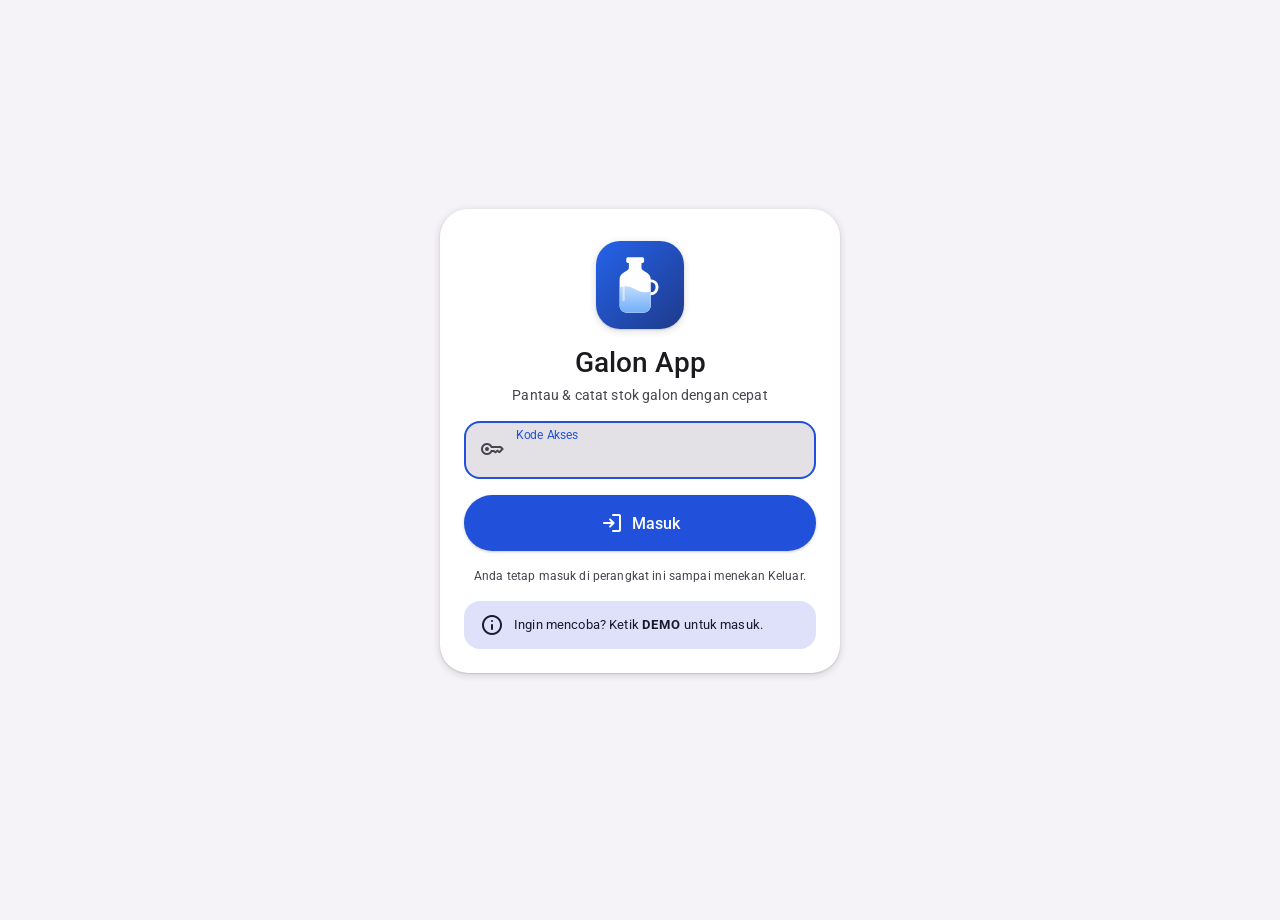
<file: index.html>
<!DOCTYPE html>
<html lang="id">
<head>
  <meta charset="UTF-8">
  <meta name="viewport" content="width=device-width, initial-scale=1, maximum-scale=5, viewport-fit=cover, interactive-widget=resizes-content">
  <meta name="color-scheme" content="light">
  <title>Galon App</title>
  <meta name="theme-color" content="#ffffff">
  <meta name="mobile-web-app-capable" content="yes">
  <meta name="apple-mobile-web-app-capable" content="yes">
  <meta name="apple-mobile-web-app-title" content="Galon App">
  <meta name="apple-mobile-web-app-status-bar-style" content="default">
  <link rel="manifest" href="manifest.webmanifest">
  <link rel="icon" type="image/png" href="icons/icon-192.png">
  <link rel="apple-touch-icon" href="icons/apple-touch-icon.png">
  <link rel="preconnect" href="https://fonts.googleapis.com">
  <link rel="preconnect" href="https://fonts.gstatic.com" crossorigin>
  <link rel="stylesheet" href="https://fonts.googleapis.com/css2?family=Roboto:wght@400;500;700&amp;family=Rajdhani:wght@600;700&amp;display=swap">
  <link rel="stylesheet" href="https://fonts.googleapis.com/css2?family=Material+Symbols+Rounded:opsz,wght,FILL,GRAD@24,400,0..1,0&amp;icon_names=add,admin_panel_settings,arrow_downward,arrow_upward,auto_awesome,block,bolt,build,calendar_today,campaign,chat,check_circle,chevron_left,chevron_right,close,crisis_alert,delete,edit,edit_note,error,event_available,history,history_toggle_off,hourglass_bottom,image,info,insights,inventory_2,key,lock,login,logout,more_horiz,person,photo_camera,picture_as_pdf,receipt_long,refresh,remove,remove_circle,restart_alt,schedule,send,settings,speed,table_view,trending_down,trending_flat,trending_up,tune,verified_user,volume_off,volume_up,warning&amp;display=block">
  <link rel="stylesheet" href="style.css">
</head>
<body>

<!-- Logo galon (dipakai splash, login, dan app bar lewat <use>) -->
<svg width="0" height="0" style="position:absolute" aria-hidden="true" focusable="false">
  <defs><linearGradient id="lgBg" x1="0" y1="0" x2="1" y2="1"><stop offset="0" stop-color="#2563EB"/><stop offset="1" stop-color="#1E3A8A"/></linearGradient><linearGradient id="lgWt" x1="0" y1="0" x2="0" y2="1"><stop offset="0" stop-color="#BFDBFE"/><stop offset="1" stop-color="#60A5FA"/></linearGradient><clipPath id="lgJug"><path d="M222 142H290V170C290 190 340 192 340 232V372C340 394 324 410 302 410H210C188 410 172 394 172 372V232C172 192 222 190 222 170Z"/></clipPath></defs>
  <symbol id="gl-logo" viewBox="0 0 512 512"><rect width="512" height="512" rx="112" fill="url(#lgBg)"/><g transform="translate(256 256) scale(1.08) translate(-256 -261) translate(-26 0)"><rect x="208" y="112" width="96" height="30" rx="9" fill="#fff"/><path d="M338 238C386 238 386 308 338 308" fill="none" stroke="#fff" stroke-width="16" stroke-linecap="round"/><path d="M222 142H290V170C290 190 340 192 340 232V372C340 394 324 410 302 410H210C188 410 172 394 172 372V232C172 192 222 190 222 170Z" fill="#fff"/><g clip-path="url(#lgJug)"><path d="M150 284C184 262 220 262 256 284S328 306 362 284V440H150Z" fill="url(#lgWt)"/></g><rect x="188" y="252" width="12" height="96" rx="6" fill="#fff" opacity=".5"/></g></symbol>
</svg>

<!-- SPLASH: tampil saat aplikasi dibuka dan saat menekan Masuk (bilah muat menggantikan spinner) -->
<div class="splash" id="splash" role="status" aria-live="polite">
  <div class="splash-inner">
    <svg class="splash-logo" viewBox="0 0 512 512" aria-hidden="true"><use href="#gl-logo"/></svg>
    <div class="splash-title">Galon App</div>
    <div class="splash-sub">Pantau &amp; catat stok galon dengan cepat</div>
    <div class="lp splash-lp"><span class="lp-bar" id="splashBar"></span></div>
    <div class="splash-text" id="splashText">Memulai…</div>
  </div>
</div>

<div class="app">

  <!-- LOGIN -->
  <div id="loginView" class="login-view" role="main">
    <div class="login-card">
      <div class="login-brand">
        <svg class="login-logo" viewBox="0 0 512 512" role="img" aria-label="Galon App"><use href="#gl-logo"/></svg>
        <h1 class="login-title">Galon App</h1>
        <div class="login-sub">Pantau &amp; catat stok galon dengan cepat</div>
      </div>
      <label class="tf tf-lg with-icon">
        <span class="ms tf-lead" aria-hidden="true">key</span>
        <input id="codeInput" type="text" placeholder=" " autocomplete="off" autocapitalize="characters" autocorrect="off" spellcheck="false" inputmode="text">
        <span class="tf-label">Kode Akses</span>
      </label>
      <button class="btn btn-primary btn-block btn-lg" id="loginBtn"><span class="ms" aria-hidden="true">login</span>Masuk</button>
      <div class="login-error hidden" id="loginError"></div>
      <div class="login-hint">Anda tetap masuk di perangkat ini sampai menekan Keluar.</div>
      <div class="login-demo-hint"><span class="ms" aria-hidden="true">info</span><span>Ingin mencoba? Ketik <strong>DEMO</strong> untuk masuk.</span></div>
    </div>
  </div>

  <!-- MAIN VIEW -->
  <div id="mainView" class="hidden">

    <!-- TOP APP BAR -->
    <header class="topbar">
      <div class="tb-brand">
        <svg class="tb-logo" viewBox="0 0 512 512" aria-hidden="true"><use href="#gl-logo"/></svg>
        <div class="tb-text">
          <h1 class="tb-title" id="scAppName">Galon App</h1>
          <div class="tb-sub" id="scClock">—</div>
        </div>
      </div>
      <div class="tb-right">
        <button type="button" class="tb-user" id="menuBtn" title="Akun" aria-label="Akun dan menu">
          <span class="tb-avatar" id="scAvatar" aria-hidden="true">?</span>
          <span class="tb-user-text"><span class="tb-nama" id="scNama">—</span><span class="tb-role" id="scRole">—</span></span>
        </button>
      </div>
    </header>

    <main id="mainContent">

    <!-- KARTU STOK -->
    <section class="stock-card safe" id="stockCard">
      <div class="hero-top">
        <button type="button" class="sc-sync" id="scSync" title="Ketuk untuk memperbarui data">
          <span class="sc-online-dot" id="scSyncDot"></span>
          <span class="sc-online-label" id="scSyncLabel">Memuat…</span>
        </button>
        <div class="status-chip" id="stockStatusPill">
          <span class="ms ms-18 fill" aria-hidden="true" id="stockStatusIcon">verified_user</span>
          <span id="stockStatusText">AMAN</span>
        </div>
      </div>
      <div class="sc-numwrap">
        <div class="stock-number" id="stockNumber">0</div>
        <div class="sc-unit" id="scUnit">Galon Tersisa</div>
      </div>
      <div class="sc-stats">
        <div class="stat-chip keluar">
          <span class="stat-icon"><span class="ms" aria-hidden="true">arrow_downward</span></span>
          <span class="stat-text"><span class="stat-label" id="statKeluarLabel">—</span><span class="stat-value" id="statKeluar">0</span></span>
        </div>
        <div class="stat-chip masuk">
          <span class="stat-icon"><span class="ms" aria-hidden="true">arrow_upward</span></span>
          <span class="stat-text"><span class="stat-label" id="statMasukLabel">—</span><span class="stat-value" id="statMasuk">0</span></span>
        </div>
      </div>
    </section>

    <!-- PENGUMUMAN (banner dari admin) -->
    <div class="ann-list hidden" id="annList"></div>

    <!-- FORM -->
    <section class="form-card" id="formCard" data-mode="AMBIL">
      <div class="demo-notice hidden" id="demoNotice"><span class="ms ms-20" aria-hidden="true">lock</span>Mode Demo — tidak dapat menyimpan transaksi</div>
      <div class="mode-banner" id="modeBanner" role="status"><span class="ms ms-20" aria-hidden="true" id="modeBannerIc">logout</span><span id="modeBannerText">Pengambilan galon</span></div>
      <div class="mode-toggle" role="group" aria-label="Jenis transaksi">
        <button class="mode-btn active ambil" id="modeAmbilBtn"><span class="ms seg-ic" aria-hidden="true">logout</span>Ambil</button>
        <button class="mode-btn datang" id="modeDatangBtn"><span class="ms seg-ic" aria-hidden="true">login</span>Datang</button>
      </div>
      <div class="qty-row qty-lg">
        <button class="qty-side" id="minusBtn" aria-label="Kurangi"><span class="ms" aria-hidden="true">remove</span></button>
        <input class="qty-field" id="qtyInput" type="number" value="0" min="0" max="999" inputmode="numeric" aria-label="Jumlah galon">
        <button class="qty-side" id="plusBtn" aria-label="Tambah"><span class="ms" aria-hidden="true">add</span></button>
      </div>
      <div class="note-row">
        <label class="tf"><input id="noteInput" type="text" placeholder=" " maxlength="200" autocomplete="off"><span class="tf-label">Catatan (opsional)</span></label>
        <button type="button" class="note-reset" id="resetFormBtn" title="Reset jumlah dan catatan" aria-label="Reset jumlah dan catatan"><span class="ms" aria-hidden="true">restart_alt</span></button>
      </div>
      <div class="time-row" id="timeRow">
        <div class="time-now" id="timeNowView">
          <span class="time-label"><span class="ms ms-20" aria-hidden="true">schedule</span><span>Waktu transaksi: <strong>Sekarang</strong></span></span>
          <button type="button" class="time-link" id="timeEditBtn">Ubah waktu</button>
        </div>
        <div class="time-edit hidden" id="timeEditView">
          <div class="time-edit-hdr">
            <span class="time-label"><span class="ms ms-20" aria-hidden="true">schedule</span><span>Waktu kejadian <span class="time-hint">(maks. 2 minggu ke belakang)</span></span></span>
            <button type="button" class="time-link" id="timeResetBtn">Pakai sekarang</button>
          </div>
          <div class="time-inputs">
            <label class="tf always"><input id="txDateInput" type="date"><span class="tf-label">Tanggal</span></label>
            <label class="tf always"><input id="txTimeInput" type="time"><span class="tf-label">Jam</span></label>
          </div>
          <div class="field-err hidden" id="timeErr" role="alert"></div>
        </div>
      </div>
      <div class="hidden" id="photoSection">
        <div class="photo-grid" id="photoGrid">
          <div class="photo-box" id="photoBox0">
            <button type="button" class="photo-thumb" id="photoThumb0" aria-haspopup="dialog"><span class="ms ms-28" aria-hidden="true">receipt_long</span><span>Tap untuk pilih foto invoice — dari kamera atau galeri</span></button>
            <button type="button" class="photo-remove hidden" id="photoRemove0" title="Hapus foto" aria-label="Hapus foto 1"><span class="ms ms-20" aria-hidden="true">close</span></button>
          </div>
          <div class="photo-box hidden" id="photoBox1">
            <button type="button" class="photo-thumb" id="photoThumb1" aria-haspopup="dialog"><span class="ms ms-28" aria-hidden="true">add</span><span>Foto ke-2 (opsional)</span></button>
            <button type="button" class="photo-remove hidden" id="photoRemove1" title="Hapus foto" aria-label="Hapus foto 2"><span class="ms ms-20" aria-hidden="true">close</span></button>
          </div>
        </div>
        <div class="photo-hint">Invoice boleh 1 atau 2 foto (foto ke-2 opsional)</div>
        <div class="field-err hidden" id="photoErr" role="alert"></div>
        <input type="file" id="photoInputCamera" accept="image/*" capture="environment">
        <input type="file" id="photoInputGallery" accept="image/*">
      </div>
      <button class="submit-btn" id="submitBtn" data-state="idle" data-mode="AMBIL">Kirim</button>
    </section>

    <!-- RIWAYAT -->
    <section class="history-card">
      <div class="history-hint">Ketuk ⋯ untuk edit/hapus · data lama di Riwayat Lengkap</div>
      <div class="tx-list" id="txList"></div>
    </section>

    </main>

    <!-- NAVBAR BAWAH (5 menu, mengikuti referensi UI) -->
    <nav class="bottomnav" id="bottomNav" aria-label="Navigasi utama">
      <button type="button" class="nav-item" id="navStatistik"><span class="nav-ic"><span class="ms" aria-hidden="true">insights</span></span><span class="nav-lbl">Statistik</span></button>
      <button type="button" class="nav-item" id="navSaya" aria-label="Riwayat Saya"><span class="nav-ic"><span class="ms" aria-hidden="true">receipt_long</span></span><span class="nav-lbl">Riwayatku</span></button>
      <button type="button" class="nav-item nav-input active" id="navInput" aria-current="page"><span class="nav-ic"><span class="ms" aria-hidden="true">add</span></span><span class="nav-lbl">Input</span></button>
      <button type="button" class="nav-item" id="navRiwayat" aria-label="Riwayat Lengkap"><span class="nav-ic"><span class="ms" aria-hidden="true">history</span></span><span class="nav-lbl">Riwayat</span></button>
      <button type="button" class="nav-item" id="navTabel"><span class="nav-ic"><span class="ms" aria-hidden="true">table_view</span></span><span class="nav-lbl">Tabel</span></button>
    </nav>

  </div><!-- /mainView -->
</div><!-- /app -->

<!-- MENU -->
<div id="menuModal" class="modal-backdrop hidden" role="dialog" aria-modal="true" aria-labelledby="menuNama">
  <div class="modal-sheet">
    <div class="sheet-handle"></div>
    <div class="menu-user">
      <span class="tb-avatar tb-avatar-lg" id="menuAvatar">?</span>
      <div class="menu-user-text"><div class="menu-user-name" id="menuNama">—</div><div class="menu-user-role" id="menuRole">—</div></div>
    </div>
    <div class="menu-list">
      <button class="menu-item" id="refreshBtn"><span class="mi-icon"><span class="ms" aria-hidden="true">refresh</span></span>Refresh Data</button>
      <button class="menu-item" id="fxBtn"><span class="mi-icon"><span class="ms" id="fxIcon" aria-hidden="true">volume_up</span></span><span id="fxLabel">Suara &amp; Getaran: Aktif</span></button>
      <button class="menu-item hidden" id="adminBtn"><span class="mi-icon"><span class="ms" aria-hidden="true">settings</span></span>Panel Admin</button>
      <button class="menu-item mi-danger" id="logoutBtn"><span class="mi-icon"><span class="ms" aria-hidden="true">logout</span></span>Keluar</button>
    </div>
  </div>
</div>

<!-- PANEL ADMIN -->
<div id="adminModal" class="modal-backdrop hidden" role="dialog" aria-modal="true" aria-labelledby="adminTitle">
  <div class="modal-sheet">
    <div class="sheet-handle"></div>
    <div class="sheet-title" id="adminTitle"><span class="ms" aria-hidden="true">admin_panel_settings</span>Panel Admin</div>
    <div class="admin-block">
      <div class="admin-block-title"><span class="ms ms-20" aria-hidden="true">inventory_2</span>Koreksi Stok</div>
      <div class="admin-block-desc">Untuk stock opname. Input jumlah galon <strong>hasil hitung fisik aktual</strong> (boleh lebih atau kurang dari catatan sistem). Selisihnya otomatis tercatat sebagai KOREKSI dan tampil di kolom (±) pada Tabel Bulanan.</div>
      <div class="admin-row">
        <label class="tf" style="flex:0 0 120px"><input id="correctStockInput" type="number" placeholder=" " min="0" inputmode="numeric"><span class="tf-label">Stok aktual</span></label>
        <label class="tf" style="flex:1;min-width:0"><input id="correctNoteInput" type="text" placeholder=" " maxlength="200"><span class="tf-label">Alasan (wajib)</span></label>
      </div>
      <div class="field-err hidden" id="correctErr" role="alert"></div>
      <button class="btn btn-purple btn-block" id="correctStockBtn">Simpan Koreksi</button>
    </div>
    <div class="admin-block">
      <div class="admin-block-title"><span class="ms ms-20" aria-hidden="true">campaign</span>Running Text</div>
      <div class="admin-block-desc">Satu teks berjalan di bagian atas aplikasi untuk semua pengguna (petugas, admin, demo). Tampil terus tanpa batas waktu sampai Anda mengedit atau menghapusnya.</div>
      <label class="tf"><textarea id="annPesan" maxlength="300" rows="3" placeholder=" "></textarea><span class="tf-label">Teks running text (maks. 300 karakter)</span></label>
      <div class="field-err hidden" id="annErr" role="alert"></div>
      <button type="button" class="btn btn-primary btn-block" id="annSendBtn"><span class="ms ms-20" aria-hidden="true">send</span>Kirim Running Text</button>
      <button type="button" class="btn btn-ghost btn-block hidden" id="annDeleteBtn"><span class="ms ms-20" aria-hidden="true">delete</span>Hapus Running Text</button>
    </div>
    <div class="admin-block">
      <div class="admin-block-title"><span class="ms ms-20" aria-hidden="true">tune</span>Status Stok</div>
      <div class="admin-block-desc">Warna dan status stok memakai 6 tingkat tetap (menurut jumlah galon). Nama aplikasi juga tetap: Galon App.</div>
      <div class="lv-legend">
        <div class="lv-row safe"><span class="lv-dot"></span><b>Aman</b><span>≥ 24</span></div>
        <div class="lv-row low"><span class="lv-dot"></span><b>Menipis</b><span>16 – 23</span></div>
        <div class="lv-row alert"><span class="lv-dot"></span><b>Waspada</b><span>8 – 15</span></div>
        <div class="lv-row danger"><span class="lv-dot"></span><b>Darurat</b><span>1 – 7</span></div>
        <div class="lv-row empty"><span class="lv-dot"></span><b>Habis</b><span>0</span></div>
        <div class="lv-row minus"><span class="lv-dot"></span><b>Stok Minus</b><span>&lt; 0</span></div>
      </div>
    </div>
    <div class="admin-block">
      <div class="admin-block-title"><span class="ms ms-20" aria-hidden="true">build</span>Maintenance</div>
      <div class="admin-block-desc">Cache dipakai untuk mempercepat aplikasi (bertahan hingga 6 jam). Jika ada perubahan yang diedit langsung di Google Sheets (bukan lewat aplikasi ini), muat ulang cache di sini agar datanya langsung sinkron.</div>
      <button class="btn btn-ghost btn-block" id="reloadConfigBtn"><span class="ms ms-20" aria-hidden="true">refresh</span>Reload Config Cache</button>
      <button class="btn btn-ghost btn-block" id="reloadTxBtn"><span class="ms ms-20" aria-hidden="true">refresh</span>Reload Transaction Cache</button>
      <button class="btn btn-purple btn-block" id="reloadAllBtn"><span class="ms ms-20" aria-hidden="true">refresh</span>Reload Semua Cache</button>
    </div>
    <div class="admin-current">Stok tercatat: <strong id="adminStockInfo">—</strong></div>
    <button class="btn btn-ghost btn-block" id="closeAdminBtn">Tutup</button>
  </div>
</div>

<!-- KELOLA TRANSAKSI -->
<div id="deleteModal" class="modal-backdrop hidden" role="dialog" aria-modal="true" aria-labelledby="deleteTitle">
  <div class="modal-sheet">
    <div class="sheet-handle"></div>
    <div class="sheet-title" id="deleteTitle">Kelola Transaksi</div>
    <div class="delete-card">
      <div class="delete-nama" id="deleteNama">—</div>
      <div class="delete-meta" id="deleteMeta">—</div>
    </div>
    <div class="delete-stock" id="deleteStockPreview">Stok: — → —</div>
    <button class="btn btn-primary btn-block" id="openEditBtn"><span class="ms ms-20" aria-hidden="true">edit</span>Edit Transaksi</button>
    <button class="btn btn-danger btn-block" id="confirmDeleteBtn"><span class="ms ms-20" aria-hidden="true">delete</span>Hapus Transaksi</button>
    <button class="btn btn-ghost btn-block" id="cancelDeleteBtn">Batal</button>
  </div>
</div>

<!-- RIWAYAT LENGKAP / SAYA -->
<div id="historyModal" class="history-backdrop hidden" role="dialog" aria-modal="true" aria-labelledby="historyTitle">
  <div class="history-sheet">
    <div class="mt-header">
      <div class="mt-title" id="historyTitle">Riwayat Lengkap</div>
      <button class="mt-nav" id="historyExportBtn" title="Export PDF" aria-label="Export PDF invoice bulanan"><span class="ms" aria-hidden="true">picture_as_pdf</span></button>
      <button class="mt-close" id="historyCloseBtn" aria-label="Tutup"><span class="ms" aria-hidden="true">close</span></button>
    </div>
    <div class="hf" id="historyFilters">
      <div class="hf-selects">
        <label class="tf sel always"><select id="hfMonth"></select><span class="tf-label">Bulan</span></label>
        <label class="tf sel always"><select id="hfYear"></select><span class="tf-label">Tahun</span></label>
      </div>
      <div class="hf-row">
        <div class="hf-chips" role="group" aria-label="Filter jenis transaksi">
          <button type="button" class="hf-chip active" data-type="ALL" aria-pressed="true">Semua</button>
          <button type="button" class="hf-chip ambil" data-type="AMBIL" aria-pressed="false">Ambil</button>
          <button type="button" class="hf-chip datang" data-type="DATANG" aria-pressed="false">Datang</button>
        </div>
        <button type="button" class="hf-chip hf-date" id="hfDateBtn" aria-label="Cari tanggal tertentu"><span class="ms ms-18" aria-hidden="true">calendar_today</span><span id="hfDateLabel">Tanggal</span></button>
      </div>
      <div class="hf-dateedit hidden" id="hfDateEdit">
        <label class="tf always"><input id="hfDateInput" type="date"><span class="tf-label">Cari tanggal tertentu</span></label>
        <button type="button" class="time-link" id="hfDateClear">Semua tanggal</button>
      </div>
    </div>
    <div class="history-sub" id="historySub">Memuat…</div>
    <div class="history-scroll" id="historyScroll">
      <div class="mt-loading" id="historyLoading"><div class="lp lp-indeterminate"><span class="lp-bar"></span></div><span>Memuat data…</span></div>
      <div class="tx-list hidden" id="historyList"></div>
      <div class="tx-empty hidden" id="historyEmpty">Tidak ada transaksi.</div>
      <button type="button" class="btn btn-ghost btn-block hidden" id="historyMore"></button>
    </div>
  </div>
</div>

<!-- EDIT TRANSAKSI -->
<div id="editModal" class="modal-backdrop hidden" role="dialog" aria-modal="true" aria-labelledby="editTitle">
  <div class="modal-sheet">
    <div class="sheet-handle"></div>
    <div class="sheet-title" id="editTitle">Edit Transaksi</div>
    <div class="delete-card">
      <div class="delete-nama" id="editNama">—</div>
      <div class="delete-meta" id="editMeta">—</div>
    </div>
    <div class="admin-field">
      <label class="cap">Jumlah (galon)</label>
      <div class="qty-row">
        <button type="button" class="qty-side" id="editMinusBtn" aria-label="Kurangi"><span class="ms" aria-hidden="true">remove</span></button>
        <input class="qty-field" id="editQtyInput" type="number" value="1" min="1" max="999" inputmode="numeric" aria-label="Jumlah galon">
        <button type="button" class="qty-side" id="editPlusBtn" aria-label="Tambah"><span class="ms" aria-hidden="true">add</span></button>
      </div>
      <div class="field-err hidden" id="editQtyErr" role="alert"></div>
    </div>
    <label class="tf"><input id="editNoteInput" type="text" maxlength="200" placeholder=" " autocomplete="off"><span class="tf-label">Catatan (opsional)</span></label>
    <div class="admin-field">
      <label class="cap">Waktu kejadian <span class="time-hint">(maks. 2 minggu ke belakang)</span></label>
      <div class="time-inputs" style="padding:0">
        <label class="tf always"><input id="editDateInput" type="date"><span class="tf-label">Tanggal</span></label>
        <label class="tf always"><input id="editTimeInput" type="time"><span class="tf-label">Jam</span></label>
      </div>
      <div class="field-err hidden" id="editWhenErr" role="alert"></div>
    </div>
    <div class="delete-stock" id="editStockPreview">—</div>
    <button class="btn btn-primary btn-block" id="saveEditBtn">Simpan Perubahan</button>
    <button class="btn btn-ghost btn-block" id="cancelEditBtn">Batal</button>
  </div>
</div>

<!-- DIALOG KONFIRMASI (generik) -->
<div id="confirmModal" class="modal-backdrop center hidden" role="dialog" aria-modal="true" aria-labelledby="confirmTitle">
  <div class="modal-sheet center">
    <div class="sheet-title" id="confirmTitle">Konfirmasi</div>
    <div class="confirm-msg" id="confirmMessage">—</div>
    <div class="dlg-actions">
      <button class="btn btn-text" id="confirmNoBtn">Batal</button>
      <button class="btn btn-text" id="confirmYesBtn">Ya</button>
    </div>
  </div>
</div>

<!-- PILIH SUMBER FOTO INVOICE (blur, di tengah layar) -->
<div id="pickerModal" class="modal-backdrop center hidden" role="dialog" aria-modal="true" aria-labelledby="pickerTitle">
  <div class="modal-sheet center picker-card">
    <div class="picker-title" id="pickerTitle">Pilih Sumber Foto Invoice</div>
    <div class="picker-grid">
      <button type="button" class="picker-tile cam" id="photoCameraBtn"><span class="ms" aria-hidden="true">photo_camera</span>Kamera</button>
      <button type="button" class="picker-tile gal" id="photoGalleryBtn"><span class="ms" aria-hidden="true">image</span>Galeri</button>
    </div>
    <button type="button" class="btn btn-text picker-cancel" id="photoPickerCancelBtn">Batal</button>
  </div>
</div>

<!-- PILIHAN EXPORT PDF (jenis transaksi + isi dokumen) -->
<div id="exportModal" class="modal-backdrop center hidden" role="dialog" aria-modal="true" aria-labelledby="exportTitle">
  <div class="modal-sheet center export-card">
    <div class="sheet-title" id="exportTitle">Export PDF</div>
    <div class="ex-group">
      <div class="ex-cap">Jenis transaksi</div>
      <div class="ex-chips" role="group" aria-label="Jenis transaksi">
        <button type="button" class="hf-chip active" data-ex-type="ALL" aria-pressed="true">Semua</button>
        <button type="button" class="hf-chip ambil" data-ex-type="AMBIL" aria-pressed="false">Ambil saja</button>
        <button type="button" class="hf-chip datang" data-ex-type="DATANG" aria-pressed="false">Datang saja</button>
      </div>
    </div>
    <div class="ex-group">
      <div class="ex-cap">Isi dokumen</div>
      <div class="ex-chips" role="group" aria-label="Isi dokumen">
        <button type="button" class="hf-chip active" data-ex-mode="FULL" aria-pressed="true">Teks + foto</button>
        <button type="button" class="hf-chip" data-ex-mode="TEXT" aria-pressed="false">Teks saja</button>
        <button type="button" class="hf-chip" data-ex-mode="PHOTO" aria-pressed="false">Foto saja</button>
      </div>
    </div>
    <div class="ex-note" id="exportNote">—</div>
    <div class="dlg-actions">
      <button class="btn btn-text" id="exportCancelBtn">Batal</button>
      <button class="btn btn-primary" id="exportGoBtn"><span class="ms ms-20" aria-hidden="true">picture_as_pdf</span>Cetak PDF</button>
    </div>
  </div>
</div>

<!-- LAPORAN BULANAN -->
<div id="monthlyModal" class="monthly-backdrop hidden" role="dialog" aria-modal="true" aria-label="Laporan bulanan">
  <div class="monthly-sheet">

    <div class="mt-picker-screen" id="mtPickerScreen">
      <div class="mt-picker-card">
        <div class="mt-picker-head">
          <div class="mt-picker-heading" id="mtPickerHeading">Tabel Bulanan</div>
          <button class="mt-close" id="mtPickerCloseBtn" aria-label="Tutup"><span class="ms" aria-hidden="true">close</span></button>
        </div>
        <div class="mt-picker-fields">
          <label class="tf sel always"><select id="mtMonthSel"></select><span class="tf-label">Bulan</span></label>
          <label class="tf sel always"><select id="mtYearSel"></select><span class="tf-label">Tahun</span></label>
        </div>
        <button class="btn-render" id="mtRenderBtn"><span class="ms" id="mtRenderIc" aria-hidden="true">table_view</span><span id="mtRenderLabel">Tampilkan Tabel</span></button>
      </div>
    </div>

    <div class="mt-report-screen hidden" id="mtReportScreen">
      <div class="mt-header">
        <button class="mt-nav" id="mtPrevBtn" aria-label="Bulan sebelumnya"><span class="ms" aria-hidden="true">chevron_left</span></button>
        <div class="mt-title" id="mtTitle">—</div>
        <button class="mt-nav" id="mtNextBtn" aria-label="Bulan berikutnya"><span class="ms" aria-hidden="true">chevron_right</span></button>
        <div class="mt-export-btns">
          <button class="mt-nav" id="mtExportPdfBtn" title="Export PDF" aria-label="Export PDF"><span class="ms" aria-hidden="true">picture_as_pdf</span></button>
          <button class="mt-nav" id="mtExportExcelBtn" title="Export Excel" aria-label="Export Excel"><span class="ms" aria-hidden="true">table_view</span></button>
        </div>
        <button class="mt-close" id="mtCloseBtn" aria-label="Tutup"><span class="ms" aria-hidden="true">close</span></button>
      </div>
      <div class="mt-print-title" id="mtPrintTitle"></div>
      <div class="mt-meta hidden" id="mtMeta"></div>
      <div class="mt-info hidden" id="mtInfo"></div>
      <div class="mt-loading" id="mtLoading"><div class="lp lp-indeterminate"><span class="lp-bar"></span></div><span>Memuat data…</span></div>
      <div class="mt-wrap hidden" id="mtWrap"></div>
      <div class="mt-koreksi-notes hidden" id="mtKoreksiNotes"></div>
      <div class="mt-stats hidden" id="mtStats"></div>
    </div>

  </div>
</div>

<div class="toast" id="toast" role="status" aria-live="polite"></div>

<!-- Dokumen cetak "Invoice Bulanan" (hanya terlihat saat mencetak / Simpan sebagai PDF) -->
<div id="invoicePrint" aria-hidden="true"></div>

<script src="config.js"></script>
<script src="api.js"></script>
<script src="app.js"></script>
<script src="pwa.js"></script>
</body>
</html>
</file>
<file: style.css>
/* ═════════════════════════════════════════════════════════════════
   GALON APP — Material Design 3
   Token warna dihasilkan dari warna merek #1D4ED8 (material-color-utilities).
   Ikon: Material Symbols Rounded (Google Fonts CDN). Font: Roboto.
   ═════════════════════════════════════════════════════════════════ */

/* 1. TOKEN ─────────────────────────────────────────────────────── */
*, *::before, *::after { box-sizing: border-box; margin: 0; padding: 0; }
:root {
  color-scheme: light;
  --md-primary: #2151da;            --md-on-primary: #ffffff;
  --md-primary-container: #dce1ff;  --md-on-primary-container: #001551;
  --md-secondary: #5a5d72;          --md-on-secondary: #ffffff;
  --md-secondary-container: #dee1f9; --md-on-secondary-container: #171b2c;
  --md-tertiary: #75546f;           --md-on-tertiary: #ffffff;
  --md-tertiary-container: #ffd7f5; --md-on-tertiary-container: #2c1229;
  --md-error: #ba1a1a;              --md-on-error: #ffffff;
  --md-error-container: #ffdad6;    --md-on-error-container: #410002;
  --md-success: #006e2d;            --md-on-success: #ffffff;
  --md-success-container: #c4f2cd;  --md-on-success-container: #002109;
  --md-warning: #904d00;            --md-on-warning: #ffffff;
  --md-warning-container: #ffe0b8;  --md-on-warning-container: #2f1500;
  --md-surface: #fefbff;            --md-on-surface: #1b1b1f;
  --md-surface-variant: #e2e1ec;    --md-on-surface-variant: #45464f;
  --md-outline: #767680;            --md-outline-variant: #c6c5d0;
  --md-inverse-surface: #303034;    --md-inverse-on-surface: #f2f0f4;  --md-inverse-primary: #b7c4ff;
  --md-surface-container-lowest: #ffffff;  --md-surface-container-low: #f5f3f7;
  --md-surface-container: #efedf1;         --md-surface-container-high: #eae7ec;
  --md-surface-container-highest: #e4e1e6;
  --md-scrim: rgba(0, 0, 0, .32);

  --r-xs: 4px; --r-sm: 8px; --r-md: 12px; --r-lg: 16px; --r-xl: 28px; --r-full: 999px;
  --e1: 0 1px 2px rgba(27,27,31,.14), 0 1px 3px 1px rgba(27,27,31,.07);
  --e2: 0 1px 2px rgba(27,27,31,.16), 0 2px 6px 2px rgba(27,27,31,.09);
  --e3: 0 4px 8px 3px rgba(27,27,31,.10), 0 1px 3px rgba(27,27,31,.18);
  --font: 'Roboto', system-ui, -apple-system, 'Segoe UI', sans-serif;
  --font-num: 'Rajdhani', 'Roboto', system-ui, sans-serif;   /* angka besar: stok, jumlah, statistik */
  --app-max: min(94vw, 720px);
  --nav-h: 64px; --nav-total: calc(64px + env(safe-area-inset-bottom, 0px));
}
html, body { height: 100%; width: 100%; overflow-x: hidden; }
body {
  font-family: var(--font); font-size: 14px; line-height: 1.43; letter-spacing: .01em;
  background: var(--md-surface-container-low); color: var(--md-on-surface);
  -webkit-tap-highlight-color: transparent; -webkit-text-size-adjust: 100%;
  overscroll-behavior-y: contain;
}
button, input, select, textarea { font-family: inherit; }
.hidden { display: none !important; }

/* 2. IKON (Material Symbols Rounded) ─────────────────────────────
   Teks ligatur disembunyikan sampai font siap, supaya tidak muncul tulisan "arrow_downward". */
.ms {
  font-family: 'Material Symbols Rounded'; font-weight: normal; font-style: normal;
  font-size: 24px; line-height: 1; letter-spacing: normal; text-transform: none;
  display: inline-block; white-space: nowrap; word-wrap: normal; direction: ltr; flex-shrink: 0;
  font-feature-settings: 'liga'; -webkit-font-feature-settings: 'liga'; -webkit-font-smoothing: antialiased;
  font-variation-settings: 'FILL' 0; user-select: none; -webkit-user-select: none;
  width: 1em; overflow: hidden; opacity: 0;
}
html.icons-ready .ms { opacity: 1; }
.ms.fill { font-variation-settings: 'FILL' 1; }
.ms-16 { font-size: 16px; } .ms-18 { font-size: 18px; } .ms-20 { font-size: 20px; } .ms-28 { font-size: 28px; } .ms-32 { font-size: 32px; }

/* 2b. TIPOGRAFI ANGKA (Rajdhani, mengikuti referensi UI) ───────── */
.stock-number, .stat-value, .qty-field, .tx-qty, .delete-stock, .mt-koreksi-note-delta { font-family: var(--font-num); }
.stock-number { font-weight: 700; font-size: clamp(72px, 24vw, 112px); letter-spacing: -.01em; }
.stat-value { font-weight: 700; font-size: 26px; }
.qty-field { font-weight: 700; }
.tx-qty { font-weight: 700; font-size: 28px; line-height: 1; }
.splash-title, .login-title { font-weight: 500; }
.nav-lbl { font-family: var(--font); }

/* 3. LAYOUT & TOP APP BAR ──────────────────────────────────────── */
.app {
  max-width: var(--app-max); margin: 0 auto; min-height: 100vh; min-height: 100dvh;
  padding-top: env(safe-area-inset-top, 0px);
  padding-bottom: calc(var(--nav-total) + 20px);
}
@media (min-width: 640px) { .app { padding-left: 12px; padding-right: 12px; } }

.topbar {
  position: sticky; top: 0; z-index: 20;
  display: flex; align-items: center; justify-content: space-between; gap: 8px;
  padding: 10px 12px 10px 16px;
  background: var(--md-surface-container-lowest); border-bottom: 1px solid var(--md-outline-variant); box-shadow: var(--e1);
}
.tb-brand { display: flex; align-items: center; gap: 12px; min-width: 0; }
.tb-logo { width: 40px; height: 40px; flex-shrink: 0; border-radius: 12px; }
.tb-text { min-width: 0; }
.tb-title { font-size: 20px; line-height: 24px; font-weight: 500; letter-spacing: 0; white-space: nowrap; overflow: hidden; text-overflow: ellipsis; }
.tb-sub { font-size: 12px; line-height: 16px; color: var(--md-on-surface-variant); font-variant-numeric: tabular-nums; white-space: nowrap; }
.tb-avatar-lg { width: 48px !important; height: 48px !important; font-size: 20px !important; }
.tb-avatar { width: 36px; height: 36px; border-radius: 50%; background: var(--md-primary); color: var(--md-on-primary); display: flex; align-items: center; justify-content: center; font-size: 15px; font-weight: 500; }
@media (min-width: 460px) { .tb-user { padding: 4px 12px 4px 4px; background: var(--md-surface-container-high); } .tb-user-text { display: flex; } }
.icon-btn {
  appearance: none; border: none; background: transparent; color: var(--md-on-surface-variant);
  width: 48px; height: 48px; border-radius: 50%; cursor: pointer; touch-action: manipulation;
  display: flex; align-items: center; justify-content: center;
}

/* Lapisan keadaan (state layer) untuk semua kontrol yang bisa ditekan */
.btn, .qty-side, .mode-btn, .nav-item, .menu-item, .tx-more,
.sc-sync, .time-link, .mt-nav, .mt-close, .submit-btn, .btn-render, .photo-remove {
  position: relative; overflow: hidden;
}
.btn::after, .qty-side::after, .mode-btn::after, .nav-item::after,
.menu-item::after, .tx-more::after, .sc-sync::after, .time-link::after, .mt-nav::after, .mt-close::after, .submit-btn::after, .btn-render::after, .photo-remove::after {
  content: ''; position: absolute; inset: 0; background: currentColor; opacity: 0; transition: opacity .15s; pointer-events: none;
}
.btn:active::after, .qty-side:active::after, .mode-btn:active::after,
.nav-item:active::after, .menu-item:active::after, .tx-more:active::after,
.sc-sync:active::after, .time-link:active::after, .mt-nav:active::after, .mt-close:active::after,
.submit-btn:active::after, .btn-render:active::after, .photo-remove:active::after { opacity: .12; }
button:disabled { cursor: not-allowed; }

/* 4. INDIKATOR PROGRES LINEAR & SPLASH ─────────────────────────── */
.lp { position: relative; height: 4px; border-radius: 2px; overflow: hidden; background: var(--md-primary-container); }
.lp-bar { position: absolute; left: 0; top: 0; bottom: 0; width: 0; border-radius: 2px; background: var(--md-primary); }
.lp-indeterminate .lp-bar { width: 40%; animation: lpSlide 1.4s cubic-bezier(.4, 0, .2, 1) infinite; }
@keyframes lpSlide { 0% { left: -40%; width: 30%; } 50% { left: 30%; width: 50%; } 100% { left: 100%; width: 30%; } }
/* bilah muat di dalam tombol (pengganti spinner) */
.btn-lp { position: absolute; left: 0; right: 0; bottom: 0; height: 4px; background: rgba(255,255,255,.28); overflow: hidden; }
.btn-lp::before { content: ''; position: absolute; top: 0; bottom: 0; left: -40%; width: 40%; background: currentColor; border-radius: 2px; animation: lpSlide 1.2s cubic-bezier(.4, 0, .2, 1) infinite; }

.splash {
  position: fixed; inset: 0; z-index: 3000; display: flex; align-items: center; justify-content: center;
  background: radial-gradient(120% 80% at 50% 0%, var(--md-primary-container) 0%, var(--md-surface) 58%);
  transition: opacity .35s ease, visibility 0s linear .35s;
}
.splash.hide { opacity: 0; visibility: hidden; pointer-events: none; }
.splash-inner { width: min(78vw, 320px); display: flex; flex-direction: column; align-items: center; text-align: center; gap: 6px; }
.splash-logo { width: 112px; height: 112px; border-radius: 30px; box-shadow: var(--e3); margin-bottom: 14px; animation: splashPop .6s cubic-bezier(.2, .9, .3, 1.2) both; }
@keyframes splashPop { from { transform: scale(.7); opacity: 0; } to { transform: scale(1); opacity: 1; } }
.splash-title { font-size: 28px; line-height: 36px; font-weight: 500; letter-spacing: 0; }
.splash-sub { font-size: 14px; color: var(--md-on-surface-variant); }
.splash-lp { width: 100%; height: 6px; border-radius: 3px; margin-top: 26px; background: var(--md-surface-variant); }
.splash-lp .lp-bar { border-radius: 3px; }
.splash-text { min-height: 20px; margin-top: 10px; font-size: 13px; color: var(--md-on-surface-variant); }

/* 5. LOGIN ──────────────────────────────────────────────────────── */
.login-view { display: flex; flex-direction: column; align-items: center; justify-content: center; min-height: 100vh; min-height: 100dvh; padding: 24px 16px; }
.login-card {
  width: 100%; max-width: min(92vw, 400px); background: var(--md-surface-container-lowest);
  border-radius: var(--r-xl); box-shadow: var(--e2); padding: 32px 24px 24px;
  display: flex; flex-direction: column; gap: 16px;
}
.login-brand { text-align: center; }
.login-logo { display: block; width: 88px; height: 88px; margin: 0 auto 16px; border-radius: 24px; box-shadow: var(--e2); }
.login-title { font-size: 28px; line-height: 36px; font-weight: 500; letter-spacing: 0; }
.login-sub { font-size: 14px; color: var(--md-on-surface-variant); margin-top: 4px; }
.login-error { display: flex; align-items: center; justify-content: center; gap: 6px; font-size: 13px; font-weight: 500; color: var(--md-error); text-align: center; }
.login-hint { font-size: 12px; color: var(--md-on-surface-variant); text-align: center; line-height: 1.5; }
.login-demo-hint {
  display: flex; align-items: center; gap: 10px; font-size: 13px; line-height: 1.4;
  color: var(--md-on-secondary-container); background: var(--md-secondary-container);
  border-radius: var(--r-lg); padding: 12px 16px;
}
.login-demo-hint strong { letter-spacing: .08em; }

/* 6. KOLOM TEKS (filled, label mengambang) ─────────────────────── */
.tf { position: relative; display: block; min-width: 0; background: var(--md-surface-container-highest); border-radius: var(--r-lg); transition: box-shadow .15s; }
.tf:focus-within { box-shadow: inset 0 0 0 2px var(--md-primary); }
.tf input, .tf select, .tf textarea {
  width: 100%; min-width: 0; min-height: 56px; border: none; outline: none; background: transparent; color: var(--md-on-surface);
  font-size: 16px; padding: 24px 16px 6px; border-radius: var(--r-lg); -webkit-appearance: none; appearance: none;
}
.tf textarea { resize: vertical; min-height: 92px; line-height: 1.4; padding-top: 28px; }
.tf-label {
  position: absolute; left: 16px; top: 17px; font-size: 16px; color: var(--md-on-surface-variant);
  pointer-events: none; transform-origin: left top; transition: transform .15s ease, color .15s ease;
}
.tf input:focus ~ .tf-label, .tf input:not(:placeholder-shown) ~ .tf-label,
.tf textarea:focus ~ .tf-label, .tf textarea:not(:placeholder-shown) ~ .tf-label,
.tf.always .tf-label { transform: translateY(-11px) scale(.75); }
.tf:focus-within .tf-label { color: var(--md-primary); }
.tf.with-icon input { padding-left: 52px; }
.tf.with-icon .tf-label { left: 52px; }
.tf.with-icon .tf-lead { position: absolute; left: 16px; top: 16px; color: var(--md-on-surface-variant); }
.tf select { padding-right: 44px; cursor: pointer; }
.tf.sel::after {
  content: ''; position: absolute; right: 16px; top: 22px; width: 10px; height: 10px; pointer-events: none;
  border-right: 2px solid var(--md-on-surface-variant); border-bottom: 2px solid var(--md-on-surface-variant); transform: rotate(45deg);
}
.tf input[type=number]::-webkit-inner-spin-button, .tf input[type=number]::-webkit-outer-spin-button { -webkit-appearance: none; }
.tf-lg input { font-size: 24px; font-weight: 500; letter-spacing: .14em; text-transform: uppercase; text-align: center; padding-right: 52px; }
.tf-lg.with-icon .tf-label { left: 52px; }
.tf-lg input::placeholder { color: transparent; }

/* 7. TOMBOL ─────────────────────────────────────────────────────── */
.btn {
  appearance: none; border: none; border-radius: var(--r-full); min-height: 48px; padding: 0 24px;
  font-size: 14px; font-weight: 500; letter-spacing: .1px; cursor: pointer; touch-action: manipulation;
  display: inline-flex; align-items: center; justify-content: center; gap: 8px; transition: box-shadow .15s, transform .1s;
}
.btn:disabled { opacity: .5; cursor: not-allowed; }
.btn-block { width: 100%; }
.btn-primary { background: var(--md-primary); color: var(--md-on-primary); box-shadow: var(--e1); }
.btn-ghost   { background: transparent; color: var(--md-primary); box-shadow: inset 0 0 0 1px var(--md-outline); }
.btn-purple  { background: var(--md-tertiary-container); color: var(--md-on-tertiary-container); }
.btn-danger  { background: var(--md-error); color: var(--md-on-error); box-shadow: var(--e1); }
.btn-text    { background: transparent; color: var(--md-primary); padding: 0 16px; min-height: 40px; }
.btn-lg { min-height: 56px; font-size: 16px; }

/* 8. KARTU HERO STOK ───────────────────────────────────────────── */
.stock-card {
  margin: 4px 12px 12px; border-radius: var(--r-xl); padding: 16px 16px 14px;
  transition: background .35s ease, color .35s ease; position: relative; overflow: hidden;
}
.stock-card.safe    { background: var(--md-success-container); color: var(--md-on-success-container); --st: var(--md-success); --on-st: var(--md-on-success); }
.stock-card.low     { background: #fff1a6; color: #332800; --st: #7c5e00; --on-st: #ffffff; }
.stock-card.alert   { background: #ffd8b0; color: #331500; --st: #b04a00; --on-st: #ffffff; }
.stock-card.danger  { background: var(--md-error-container);   color: var(--md-on-error-container);   --st: var(--md-error);   --on-st: var(--md-on-error); }
.stock-card.empty   { background: #dcdce2; color: #1b1b1f; --st: #5b5c66; --on-st: #ffffff; }
.stock-card.minus   { background: #dcc6f2; color: #1d0836; --st: #4a148c; --on-st: #ffffff; }
.hero-top { display: flex; align-items: center; justify-content: space-between; gap: 8px; }
.sc-sync {
  appearance: none; border: none; background: rgba(255,255,255,.55); color: inherit; border-radius: var(--r-md);
  min-height: 32px; padding: 0 12px 0 10px; display: inline-flex; align-items: center; gap: 8px; cursor: pointer; touch-action: manipulation; max-width: 62%;
}
.sc-online-dot { width: 8px; height: 8px; border-radius: 50%; background: var(--md-success); flex-shrink: 0; }
.sc-online-dot.sync-busy { animation: dotPulse 1s ease-in-out infinite; }
.sc-online-dot.sync-err { background: var(--md-error); }
@keyframes dotPulse { 0%, 100% { opacity: 1; } 50% { opacity: .3; } }
.sc-online-label { font-size: 12px; font-weight: 500; white-space: nowrap; overflow: hidden; text-overflow: ellipsis; }
.sc-online-label.err { color: var(--md-error); }
.status-chip {
  display: inline-flex; align-items: center; gap: 6px; min-height: 32px; padding: 0 14px 0 10px; border-radius: var(--r-md);
  background: var(--st); color: var(--on-st); font-size: 12px; font-weight: 700; letter-spacing: .08em; text-transform: uppercase;
}
.sc-numwrap { text-align: center; padding: 10px 0 12px; }
.stock-number {
  font-size: clamp(64px, 22vw, 104px); line-height: 1; font-weight: 500; letter-spacing: -.02em; font-variant-numeric: tabular-nums;
}
.sc-unit { font-size: 13px; font-weight: 500; letter-spacing: .08em; text-transform: uppercase; opacity: .8; margin-top: 4px; }
@keyframes stockPop { 0% { transform: scale(1); } 35% { transform: scale(1.07); } 100% { transform: scale(1); } }
.stock-number.pop { animation: stockPop .28s ease; }
.sc-stats { display: grid; grid-template-columns: 1fr 1fr; gap: 8px; }
.stat-chip { background: rgba(255,255,255,.55); border-radius: var(--r-lg); padding: 10px 12px; display: flex; align-items: center; gap: 10px; min-width: 0; }
.stat-icon { width: 40px; height: 40px; border-radius: 50%; flex-shrink: 0; display: flex; align-items: center; justify-content: center; color: #fff; }
.stat-chip.masuk .stat-icon { background: var(--md-success); }
.stat-chip.keluar .stat-icon { background: var(--md-error); }
.stat-text { display: flex; flex-direction: column; min-width: 0; line-height: 1.2; }
.stat-label { font-size: 12px; font-weight: 500; letter-spacing: .01em; opacity: .8; white-space: nowrap; overflow: hidden; text-overflow: ellipsis; }
.stat-value { font-size: 24px; font-weight: 500; font-variant-numeric: tabular-nums; }

/* 9. PENGUMUMAN ─────────────────────────────────────────────────── */
.ann-list { margin: 0 12px 12px; display: flex; flex-direction: column; gap: 8px; }

/* 9b. KARTU STOK & PENGUMUMAN — gaya referensi (menimpa bagian 8–9) ─── */
.stock-card { border: 1px solid rgba(27,27,31,.08); border-color: color-mix(in srgb, var(--st) 28%, transparent); box-shadow: var(--e1); }
.sc-sync { background: rgba(255,255,255,.9); border: 1px solid rgba(27,27,31,.08); box-shadow: var(--e1); }
.sc-sync::after { border-radius: inherit; }
.stat-chip { background: rgba(255,255,255,.92); border: 1px solid rgba(27,27,31,.08); box-shadow: var(--e1); border-radius: var(--r-lg); }
.stat-icon { width: 36px; height: 36px; }
.stat-icon .ms { font-size: 20px; }
.sc-unit { font-weight: 700; opacity: .7; letter-spacing: .14em; }
/* chip status berdenyut saat MENIPIS / DARURAT (setara titik denyut referensi) */
@keyframes chipPulse { 0%, 100% { box-shadow: 0 0 0 0 color-mix(in srgb, var(--st) 55%, transparent); } 50% { box-shadow: 0 0 0 7px transparent; } }
.stock-card.alert .status-chip, .stock-card.danger .status-chip, .stock-card.minus .status-chip { animation: chipPulse 1.4s ease-in-out infinite; }
/* pengumuman: strip beraksen dengan lencana ikon persegi bulat */
.ann-list { gap: 8px; }

/* 10. KARTU FORM ────────────────────────────────────────────────── */
.form-card { margin: 0 12px 12px; background: var(--md-surface-container-lowest); border-radius: var(--r-xl); padding: 16px; box-shadow: var(--e1); display: flex; flex-direction: column; gap: 12px; }
.demo-notice { display: flex; align-items: center; gap: 8px; background: var(--md-warning-container); color: var(--md-on-warning-container); border-radius: var(--r-md); padding: 10px 14px; font-size: 13px; font-weight: 500; }
/* tombol tersegmentasi */
.mode-toggle { display: grid; grid-template-columns: 1fr 1fr; border-radius: var(--r-full); box-shadow: inset 0 0 0 1px var(--md-outline); overflow: hidden; }
.mode-btn {
  appearance: none; border: none; background: transparent; color: var(--md-on-surface); min-height: 48px;
  font-size: 15px; font-weight: 500; cursor: pointer; touch-action: manipulation;
  display: flex; align-items: center; justify-content: center; gap: 8px; transition: background .18s, color .18s;
}
.mode-btn + .mode-btn { box-shadow: inset 1px 0 0 var(--md-outline); }
.mode-btn .seg-ic { font-size: 20px; }
.mode-btn.active.ambil  { background: var(--md-error-container);   color: var(--md-on-error-container); }
.mode-btn.active.datang { background: var(--md-success-container); color: var(--md-on-success-container); }
.mode-btn.active .seg-ic::after { content: ''; }
.qty-row { display: flex; align-items: center; gap: 12px; }
.qty-side { appearance: none; border: none; width: 56px; height: 56px; border-radius: var(--r-lg); background: var(--md-secondary-container); color: var(--md-on-secondary-container); display: flex; align-items: center; justify-content: center; cursor: pointer; flex-shrink: 0; touch-action: manipulation; }
.qty-field {
  flex: 1; min-width: 0; min-height: 56px; border: none; outline: none; border-radius: var(--r-lg); background: var(--md-surface-container-highest);
  text-align: center; font-size: 32px; font-weight: 500; color: var(--md-on-surface); font-variant-numeric: tabular-nums; -webkit-appearance: none;
}
.qty-field::-webkit-inner-spin-button, .qty-field::-webkit-outer-spin-button { -webkit-appearance: none; }
.qty-field[type=number] { -moz-appearance: textfield; }
.qty-field:focus { box-shadow: inset 0 0 0 2px var(--md-primary); }
/* kontrol jumlah besar di form utama (mudah ditekan di Android) */
.qty-row.qty-lg { gap: 12px; }
.qty-row.qty-lg .qty-side { width: 76px; height: 76px; border-radius: 24px; }
.qty-row.qty-lg .qty-side .ms { font-size: 40px; }
.qty-row.qty-lg .qty-field { min-height: 76px; font-size: 44px; border-radius: 24px; }
/* waktu transaksi */
.time-row { background: var(--md-surface-container-low); border-radius: var(--r-lg); padding: 4px 8px 4px 14px; }
.time-now, .time-edit-hdr { display: flex; align-items: center; justify-content: space-between; gap: 8px; min-height: 40px; }
.time-label { display: inline-flex; align-items: center; gap: 8px; font-size: 13px; color: var(--md-on-surface-variant); }
.time-label strong { color: var(--md-on-surface); font-weight: 500; }
.time-hint { font-size: 11px; opacity: .85; }
.time-link { appearance: none; border: none; background: transparent; color: var(--md-primary); font-size: 13px; font-weight: 700; min-height: 36px; padding: 0 12px; border-radius: var(--r-full); white-space: nowrap; cursor: pointer; touch-action: manipulation; }
.time-inputs { display: grid; grid-template-columns: 1.4fr 1fr; gap: 8px; padding: 0 6px 10px 0; }
/* foto invoice */
.photo-box { position: relative; }
.photo-thumb {
  min-height: 112px; max-height: 280px; background: var(--md-surface-container-low); display: flex; align-items: center; justify-content: center; gap: 10px;
  font-size: 13px; font-weight: 500; color: var(--md-on-surface-variant); text-align: center; line-height: 1.5; padding: 18px;
  border-radius: var(--r-lg); box-shadow: inset 0 0 0 1px var(--md-outline-variant); overflow: hidden;
}
.photo-thumb.has-photo { background: #0F172A; padding: 8px; }
.photo-thumb img { display: block; width: auto; height: auto; max-width: 100%; max-height: 264px; object-fit: contain; border-radius: var(--r-md); }
.photo-remove { position: absolute; top: 8px; right: 8px; z-index: 2; appearance: none; border: none; border-radius: 50%; width: 36px; height: 36px; background: rgba(27,27,31,.72); color: #fff; display: flex; align-items: center; justify-content: center; cursor: pointer; touch-action: manipulation; }
#photoInputCamera, #photoInputGallery { display: none; }
/* tombol kirim */
.submit-btn {
  width: 100%; min-height: 56px; border: none; border-radius: var(--r-full); font-size: 16px; font-weight: 500; letter-spacing: .1px;
  font-variant-numeric: tabular-nums; cursor: pointer; touch-action: manipulation; display: flex; align-items: center; justify-content: center; gap: 10px;
  transition: background .2s, transform .1s, box-shadow .15s; box-shadow: var(--e1);
}
.submit-btn:active:not(:disabled) { transform: scale(.985); }
.submit-btn:disabled { cursor: not-allowed; transform: none !important; }
.submit-btn[data-state="idle"][data-mode="AMBIL"]  { background: var(--md-error);   color: var(--md-on-error); }
.submit-btn[data-state="idle"][data-mode="DATANG"] { background: var(--md-success); color: var(--md-on-success); }
.submit-btn[data-state="idle"]:disabled { background: var(--md-on-surface); color: var(--md-surface); opacity: .12; box-shadow: none; }
/* Saat dikirim: biru, tetap terang (bukan abu-abu), animasi berjalan, klik diabaikan */
.submit-btn[data-state="submitting"], .submit-btn[data-state="submitting"]:disabled { background: var(--md-primary); color: var(--md-on-primary); opacity: 1; cursor: progress; }
.submit-btn[data-state="submitting"]::before { content: ''; position: absolute; inset: 0; background: linear-gradient(90deg, transparent, rgba(255,255,255,.24), transparent); transform: translateX(-100%); animation: shimmer 1.4s ease-in-out infinite; pointer-events: none; }
@keyframes shimmer { to { transform: translateX(100%); } }
.btn-ring { width: 22px; height: 22px; border-radius: 50%; border: 3px solid rgba(255,255,255,.35); border-top-color: #fff; animation: spin .8s linear infinite; flex-shrink: 0; }
.form-card.busy > *:not(.submit-btn) { pointer-events: none; opacity: .55; transition: opacity .2s; }

/* 10b. FORM — gaya referensi: pil segmen abu, spanduk mode, form berwarna sesuai mode ─── */
.form-card { --tint-bg: var(--md-surface-container-low); --tint-bd: var(--md-outline-variant); --tint-fg: var(--md-primary); --tint-solid: var(--md-primary); }
.form-card[data-mode="AMBIL"]  { --tint-bg: #fff0ee; --tint-bd: #f5b8b2; --tint-fg: #8c1d18; --tint-solid: var(--md-error); }
.form-card[data-mode="DATANG"] { --tint-bg: #e8f7ec; --tint-bd: #a9dfb8; --tint-fg: #00391a; --tint-solid: var(--md-success); }
.mode-toggle { box-shadow: none; background: var(--md-surface-container); padding: 4px; gap: 4px; border: 1px solid var(--md-outline-variant); }
.mode-btn { border-radius: var(--r-full); font-weight: 700; color: var(--md-on-surface-variant); }
.mode-btn + .mode-btn { box-shadow: none; }
.mode-btn.active { box-shadow: var(--e1); }
.mode-banner { display: flex; align-items: center; justify-content: center; gap: 8px; min-height: 40px; padding: 0 12px; border-radius: var(--r-md);
  font-size: 12px; font-weight: 700; letter-spacing: .08em; text-transform: uppercase; background: var(--tint-bg); color: var(--tint-fg); border: 1px solid var(--tint-bd); transition: background .25s, color .25s, border-color .25s; }
.form-card.has-qty .mode-banner { background: var(--tint-solid); color: #fff; border-color: var(--tint-solid); box-shadow: var(--e1); }
.form-card.has-qty .qty-field { background: var(--tint-bg); box-shadow: inset 0 0 0 1px var(--tint-bd); color: var(--tint-fg); }
.form-card.has-qty .qty-field:focus { box-shadow: inset 0 0 0 2px var(--tint-solid); }
.form-card.has-qty .tf { background: var(--tint-bg); box-shadow: inset 0 0 0 1px var(--tint-bd); }
.form-card.has-qty .tf:focus-within { box-shadow: inset 0 0 0 2px var(--tint-solid); }
.form-card.has-qty .tf:focus-within .tf-label { color: var(--tint-fg); }
.form-card.has-qty .time-row { background: var(--tint-bg); box-shadow: inset 0 0 0 1px var(--tint-bd); }
.form-card.has-qty .time-label, .form-card.has-qty .time-label strong { color: var(--tint-fg); }
.form-card.has-qty .time-link { color: var(--tint-fg); }
.qty-field, .tf, .time-row, .mode-banner { transition: background .25s, box-shadow .25s; }
/* foto invoice: kotak putus-putus seperti referensi */
.photo-thumb { box-shadow: none; border: 2px dashed var(--md-outline-variant); background: var(--md-surface-container-low); }
.photo-thumb.has-photo { border: 2px solid transparent; }

/* 11. RIWAYAT TRANSAKSI ─────────────────────────────────────────── */
.history-card { margin: 0 12px; background: var(--md-surface-container-lowest); border-radius: var(--r-xl); padding: 16px 12px 14px; box-shadow: var(--e1); }
.history-hint { font-size: 12px; color: var(--md-on-surface-variant); padding: 4px 4px 10px; }
.tx-list { display: flex; flex-direction: column; gap: 6px; }
.tx-date-hdr { font-size: 12px; font-weight: 500; letter-spacing: .04em; color: var(--md-primary); padding: 10px 4px 4px; }
.tx-list > .tx-date-hdr:first-child { padding-top: 0; }
.tx-item { display: flex; flex-direction: column; gap: 4px; padding: 12px 14px; border-radius: var(--r-lg); background: var(--md-surface-container-low); cursor: default; -webkit-user-select: none; user-select: none; -webkit-touch-callout: none; transition: background .15s, transform .15s; }
.tx-item.tx-day-a { background: #f5f3f7; }
.tx-item.tx-day-b { background: #efefff; }
.tx-item.tx-day-c { background: #f1f0fa; }
.tx-item.tx-day-d { background: #fbeefa; }
.tx-item.pressing { background: var(--md-surface-container-highest) !important; transform: scale(.985); }
@keyframes txFlash { from { background: var(--md-success-container); box-shadow: 0 0 0 3px var(--md-success); } }
.tx-item.tx-flash { animation: txFlash 2.2s ease-out; }
.tx-row1, .tx-row2, .tx-row3 { display: flex; align-items: center; justify-content: space-between; gap: 8px; }
.tx-row3 { margin-top: 1px; }
.tx-nama { font-size: 16px; font-weight: 500; white-space: nowrap; overflow: hidden; text-overflow: ellipsis; flex: 1; min-width: 0; }
.tx-nama.tx-when-date { font-size: 14px; display: flex; align-items: center; gap: 6px; }
.tx-time { font-size: 12px; font-weight: 500; color: var(--md-on-surface-variant); display: flex; align-items: center; gap: 4px; font-variant-numeric: tabular-nums; }
.tx-time.tx-when-time { font-size: 15px; font-weight: 500; color: var(--md-on-surface); }
.tx-more { appearance: none; border: none; background: transparent; color: var(--md-on-surface-variant); width: 36px; height: 36px; margin: -4px -6px -4px 0; border-radius: 50%; display: flex; align-items: center; justify-content: center; cursor: pointer; touch-action: manipulation; }
.tx-pills { display: flex; align-items: center; gap: 6px; min-width: 0; flex-wrap: wrap; }
.tx-pill { display: inline-flex; align-items: center; border-radius: var(--r-sm); font-size: 11px; font-weight: 700; letter-spacing: .06em; padding: 3px 8px; white-space: nowrap; }
.tx-pill.ambil   { background: var(--md-error-container);     color: var(--md-on-error-container); }
.tx-pill.datang  { background: var(--md-success-container);   color: var(--md-on-success-container); }
.tx-pill.koreksi { background: var(--md-tertiary-container);  color: var(--md-on-tertiary-container); }
.tx-pill.susulan { background: var(--md-warning-container);   color: var(--md-on-warning-container); }
.tx-pill.edit    { background: var(--md-primary-container);   color: var(--md-on-primary-container); }
.tx-qty { font-size: 22px; font-weight: 500; font-variant-numeric: tabular-nums; flex-shrink: 0; }
.tx-qty.minus { color: var(--md-error); } .tx-qty.plus { color: var(--md-success); } .tx-qty.neutral { color: var(--md-tertiary); }
.tx-sisa { font-size: 11px; color: var(--md-on-surface-variant); font-weight: 500; }
.tx-empty { text-align: center; color: var(--md-on-surface-variant); font-size: 14px; padding: 24px 0; }

/* 11b. RIWAYAT — kartu putih berborder, lencana bulat, kaki kartu bergaris (gaya referensi) ─── */
.tx-item, .tx-item.tx-day-a, .tx-item.tx-day-b, .tx-item.tx-day-c, .tx-item.tx-day-d {
  background: var(--md-surface-container-lowest); border: 1px solid var(--md-surface-container-high); box-shadow: var(--e1); border-radius: 20px; gap: 6px;
}
.history-card .tx-item { background: var(--md-surface-container-lowest); }
.tx-list { gap: 10px; }
.tx-date-hdr { color: var(--md-primary); font-weight: 700; letter-spacing: .02em; padding: 12px 4px 2px; }
.tx-pill { border-radius: var(--r-full); padding: 3px 10px; font-weight: 700; letter-spacing: .05em; }
.tx-qty { font-size: 30px; }
.tx-row3 { margin-top: 2px; padding-top: 8px; border-top: 1px solid var(--md-surface-container); }
.tx-sisa { font-size: 11px; color: var(--md-on-surface-variant); }
/* lembar Riwayat Saya / Lengkap: latar abu muda agar kartu putih menonjol */
.history-sheet { background: var(--md-surface-container-low); }
.history-sheet .mt-header { background: var(--md-surface-container-lowest); border-bottom: 1px solid var(--md-outline-variant); padding: 8px 8px 8px 16px; }
.history-sub { padding-top: 10px; font-weight: 500; }
.history-scroll { background: transparent; }
.tx-empty { padding: 36px 16px; font-weight: 500; }
/* dialog Kelola / Edit transaksi */
.delete-card { border: 1px solid var(--md-outline-variant); }
.delete-stock { background: var(--md-primary-container); border: 1px solid color-mix(in srgb, var(--md-primary) 18%, transparent); }
#deleteModal .btn-block { justify-content: flex-start; padding: 0 20px; min-height: 52px; border-radius: var(--r-lg); }
#deleteModal #cancelDeleteBtn { justify-content: center; }
#deleteModal .btn-block .ms { margin-right: 4px; }

/* 12. NAVBAR BAWAH ──────────────────────────────────────────────── */
.bottomnav {
  position: fixed; left: 50%; bottom: 0; transform: translateX(-50%); z-index: 80; width: 100%; max-width: 720px;
  display: flex; background: var(--md-surface-container-lowest); border-top: 1px solid var(--md-outline-variant);
  padding: 6px 4px env(safe-area-inset-bottom, 0px); box-shadow: 0 -2px 10px rgba(27,27,31,.07);
}
.nav-item {
  flex: 1 1 0; min-width: 0; min-height: 52px; appearance: none; border: none; background: transparent; border-radius: var(--r-md);
  color: var(--md-on-surface-variant); cursor: pointer; touch-action: manipulation;
  display: flex; flex-direction: column; align-items: center; justify-content: flex-start; gap: 2px; padding: 4px 2px;
}
.nav-ic { height: 32px; display: flex; align-items: center; justify-content: center; }
.nav-ic .ms { font-size: 24px; }
.nav-lbl { font-size: 11px; line-height: 1.15; font-weight: 700; text-align: center; letter-spacing: 0; white-space: nowrap; }
.nav-item.active { color: var(--md-primary); }
.nav-item.active .ms { font-variation-settings: 'FILL' 1; }
.nav-input .nav-ic { width: 32px; height: 32px; margin: 0 auto; border-radius: 50%; background: var(--md-outline); color: #fff; box-shadow: var(--e1); transition: background .2s; }
.nav-input .nav-ic .ms { font-size: 22px; }
.nav-input.active .nav-ic { background: var(--md-primary); }
.nav-input.active .ms { font-variation-settings: 'FILL' 0; }
.nav-item:focus-visible { outline: 2px solid var(--md-primary); outline-offset: -2px; }
@media (min-width: 640px) { .stock-card, .form-card, .history-card, .ann-list { margin-left: 4px; margin-right: 4px; } }


/* 13. LEMBAR BAWAH, DIALOG, MENU ─────────────────────────────────── */
.modal-backdrop { position: fixed; inset: 0; background: var(--md-scrim); z-index: 90; display: flex; align-items: flex-end; justify-content: center; animation: fadeIn .2s ease; }
@keyframes fadeIn { from { opacity: 0; } to { opacity: 1; } }
@keyframes slideUp { from { transform: translateY(100%); } to { transform: translateY(0); } }
@keyframes popIn { from { opacity: 0; transform: scale(.92); } to { opacity: 1; transform: scale(1); } }
.modal-sheet {
  width: 100%; max-width: min(100vw, 560px); background: var(--md-surface-container-low); border-radius: var(--r-xl) var(--r-xl) 0 0;
  padding: 12px 16px calc(env(safe-area-inset-bottom, 0px) + 24px); max-height: 90vh; max-height: 90dvh; overflow-y: auto; animation: slideUp .25s cubic-bezier(.2, 0, 0, 1);
  display: flex; flex-direction: column; gap: 14px;
}
.sheet-handle { width: 32px; height: 4px; background: var(--md-outline); opacity: .4; border-radius: var(--r-full); margin: 0 auto 2px; flex-shrink: 0; }
.sheet-title { font-size: 22px; line-height: 28px; font-weight: 400; letter-spacing: 0; display: flex; align-items: center; gap: 10px; }
.modal-backdrop.center { align-items: center; padding: 24px; }
.modal-sheet.center { border-radius: var(--r-xl); max-width: min(90vw, 360px); padding: 24px 24px 16px; max-height: 80dvh; background: var(--md-surface-container-high); animation: popIn .2s ease; gap: 16px; }
.modal-sheet.center .sheet-title { font-size: 24px; line-height: 32px; }
.confirm-msg { font-size: 14px; line-height: 1.5; color: var(--md-on-surface-variant); }
.dlg-actions { display: flex; justify-content: flex-end; gap: 8px; }
.menu-user { display: flex; align-items: center; gap: 14px; padding: 4px 8px 12px; }
.menu-user-name { font-size: 18px; font-weight: 500; }
.menu-user-role { font-size: 12px; letter-spacing: .06em; text-transform: uppercase; color: var(--md-on-surface-variant); }
.menu-list { display: flex; flex-direction: column; gap: 2px; }
.menu-item { appearance: none; border: none; background: transparent; color: var(--md-on-surface); border-radius: var(--r-full); min-height: 56px; padding: 0 20px; display: flex; align-items: center; gap: 16px; font-size: 16px; font-weight: 400; cursor: pointer; touch-action: manipulation; text-align: left; }
.menu-item .mi-icon { color: var(--md-on-surface-variant); display: flex; }
.menu-item.mi-danger, .menu-item.mi-danger .mi-icon { color: var(--md-error); }
.menu-item.spinning .mi-icon .ms { animation: spin .8s linear infinite; }
@keyframes spin { to { transform: rotate(360deg); } }
.admin-block { background: var(--md-surface-container-lowest); border-radius: var(--r-lg); padding: 16px; display: flex; flex-direction: column; gap: 12px; }
.admin-block-title { font-size: 16px; font-weight: 500; display: flex; align-items: center; gap: 8px; }
.admin-block-desc { font-size: 13px; line-height: 1.5; color: var(--md-on-surface-variant); margin-top: -4px; }
.admin-row { display: flex; gap: 8px; }
.admin-row > .tf { flex: 1; }
.admin-field { display: flex; flex-direction: column; gap: 6px; flex: 1; min-width: 0; }
.admin-field > label.cap .time-hint { text-transform: none; letter-spacing: 0; }
.admin-field > label.cap { font-size: 12px; font-weight: 500; letter-spacing: .06em; text-transform: uppercase; color: var(--md-on-surface-variant); }
.admin-current { font-size: 13px; color: var(--md-on-surface-variant); text-align: center; }
.delete-card { background: var(--md-surface-container-lowest); border-radius: var(--r-lg); padding: 14px 16px; display: flex; flex-direction: column; gap: 6px; }
.delete-nama { font-size: 18px; font-weight: 500; }
.delete-meta { display: flex; align-items: center; gap: 8px; font-size: 13px; color: var(--md-on-surface-variant); }
.delete-stock { font-size: 14px; font-weight: 500; background: var(--md-primary-container); color: var(--md-on-primary-container); border-radius: var(--r-lg); padding: 12px 16px; text-align: center; font-variant-numeric: tabular-nums; }

/* 14. LAPORAN BULANAN & RIWAYAT LENGKAP ────────────────────────── */
.monthly-backdrop { position: fixed; inset: 0 0 var(--nav-total) 0; background: var(--md-scrim); z-index: 75; display: flex; flex-direction: column; align-items: center; justify-content: flex-end; animation: fadeIn .2s ease; }
.monthly-sheet { width: 100%; max-width: min(100vw, 920px); height: calc(100% - 4px); background: var(--md-surface-container-lowest); border-radius: var(--r-xl) var(--r-xl) 0 0; display: flex; flex-direction: column; overflow: hidden; min-height: 0; animation: slideUp .25s cubic-bezier(.2, 0, 0, 1); }
.mt-picker-screen, .mt-report-screen { flex: 1; display: flex; flex-direction: column; overflow: hidden; min-height: 0; }
.mt-header { display: flex; align-items: center; gap: 0; padding: 8px 4px 8px 12px; flex-shrink: 0; }
.mt-title { flex: 1; min-width: 0; font-size: 18px; font-weight: 500; letter-spacing: 0; text-align: center; overflow: hidden; text-overflow: ellipsis; white-space: nowrap; }
.mt-nav, .mt-close { appearance: none; border: none; background: transparent; color: var(--md-on-surface-variant); width: 40px; height: 40px; border-radius: 50%; cursor: pointer; touch-action: manipulation; flex-shrink: 0; display: flex; align-items: center; justify-content: center; }
.mt-nav:disabled { opacity: .3; }
.mt-export-btns { display: flex; gap: 0; flex-shrink: 0; }
.mt-info { padding: 8px 16px; font-size: 12px; font-weight: 500; color: var(--md-on-surface-variant); background: var(--md-surface-container-low); flex-shrink: 0; display: flex; gap: 14px; flex-wrap: wrap; }
.mt-info span { white-space: nowrap; }
.mt-info .hi { color: var(--md-success); font-weight: 700; } .mt-info .lo { color: var(--md-error); font-weight: 700; } .mt-info .bl { color: var(--md-primary); font-weight: 700; }
.mt-loading { flex: 1; min-height: 0; display: flex; flex-direction: column; align-items: center; justify-content: center; gap: 14px; font-size: 14px; color: var(--md-on-surface-variant); padding: 0 40px; }
.mt-loading .lp { width: min(60%, 240px); }
.mt-wrap { flex: 1; min-height: 0; overflow: auto; -webkit-overflow-scrolling: touch; }
.mt-print-title { display: none; }
.mt-table { border-collapse: separate; border-spacing: 0; font-size: 12px; min-width: 100%; font-variant-numeric: tabular-nums; }
.mt-table thead th { background: var(--md-inverse-surface); color: var(--md-inverse-on-surface); font-size: 11px; font-weight: 500; letter-spacing: .04em; text-transform: uppercase; padding: 9px 4px; position: sticky; top: 0; z-index: 3; white-space: nowrap; }
.mt-table td { padding: 7px 4px; text-align: center; border-bottom: 1px solid var(--md-surface-container); white-space: nowrap; }
.mt-s1 { width: 40px; min-width: 40px; position: sticky; left: 0; z-index: 2; }
.mt-s2 { width: 78px; min-width: 78px; position: sticky; left: 40px; z-index: 2; }
thead .mt-s1, thead .mt-s2 { z-index: 6; }
.mt-table tbody tr td, .mt-table tbody tr td.mt-s1, .mt-table tbody tr td.mt-s2 { background: var(--md-surface-container-lowest); }
.mt-table tbody tr.mt-weekend td, .mt-table tbody tr.mt-weekend td.mt-s1, .mt-table tbody tr.mt-weekend td.mt-s2 { background: var(--md-surface-container); color: var(--md-on-surface-variant); }
.mt-table tbody tr.mt-opening td, .mt-table tbody tr.mt-opening td.mt-s1, .mt-table tbody tr.mt-opening td.mt-s2 { background: var(--md-primary-container); color: var(--md-on-primary-container); font-weight: 500; font-size: 11px; }
.mt-table tfoot td { background: var(--md-inverse-surface); color: var(--md-inverse-on-surface); font-weight: 500; padding: 9px 4px; position: sticky; bottom: 0; z-index: 2; }
.mt-table tfoot td.mt-s1, .mt-table tfoot td.mt-s2 { z-index: 4; }
.mt-user-val { font-weight: 500; color: var(--md-error); } .mt-masuk-val { font-weight: 500; color: var(--md-success); } .mt-keluar-val { font-weight: 500; color: var(--md-error); }
.mt-koreksi-val.plus { font-weight: 500; color: var(--md-tertiary); } .mt-koreksi-val.minus { font-weight: 500; color: var(--md-warning); }
.mt-sisa-val { font-weight: 700; } .mt-zero { color: #8e8d99; }
.mt-table tbody tr.mt-weekend td.mt-zero { color: #8e8d99; }
tfoot .mt-masuk-val { color: #7ffc97; } tfoot .mt-keluar-val { color: #ffb4ab; } tfoot .mt-koreksi-val.plus { color: #ffafee; } tfoot .mt-koreksi-val.minus { color: #ffb77c; } tfoot .mt-sisa-val { color: #fff; }
.mt-col-user { min-width: 38px; } .mt-col-pm { min-width: 38px; } .mt-col-koreksi { min-width: 40px; } .mt-col-sisa { min-width: 44px; }
.mt-koreksi-notes { padding: 14px 16px 18px; flex-shrink: 0; background: var(--md-tertiary-container); color: var(--md-on-tertiary-container); }
.mt-koreksi-notes-title { font-size: 12px; font-weight: 500; letter-spacing: .06em; text-transform: uppercase; margin-bottom: 10px; display: flex; align-items: center; gap: 6px; }
.mt-koreksi-note-item { display: flex; flex-direction: column; gap: 2px; padding: 10px 12px; border-radius: var(--r-md); background: rgba(255,255,255,.6); margin-bottom: 6px; }
.mt-koreksi-note-item:last-child { margin-bottom: 0; }
.mt-koreksi-note-row1 { display: flex; align-items: center; justify-content: space-between; gap: 8px; }
.mt-koreksi-note-meta { font-size: 12px; font-weight: 500; color: var(--md-on-surface-variant); }
.mt-koreksi-note-delta { font-size: 15px; font-weight: 700; font-variant-numeric: tabular-nums; }
.mt-koreksi-note-delta.plus { color: var(--md-tertiary); } .mt-koreksi-note-delta.minus { color: var(--md-warning); }
.mt-koreksi-note-text { font-size: 13px; line-height: 1.4; color: var(--md-on-surface); }
/* picker bulan/tahun: dialog kecil di tengah layar */
.monthly-backdrop.mt-picking { justify-content: center; padding: 16px; }
.monthly-backdrop.mt-picking .monthly-sheet { height: auto; max-height: 90dvh; max-width: min(94vw, 520px); border-radius: var(--r-xl); box-shadow: var(--e3); background: var(--md-surface-container-high); }
.mt-picker-card { padding: 20px 20px 24px; display: flex; flex-direction: column; gap: 20px; }
.mt-picker-head { display: flex; align-items: center; justify-content: space-between; gap: 8px; }
.mt-picker-heading { font-size: 24px; line-height: 32px; font-weight: 400; letter-spacing: 0; }
.mt-picker-fields { display: grid; grid-template-columns: 1fr 1fr; gap: 12px; }
.btn-render { width: 100%; min-height: 56px; background: var(--md-primary); border: none; border-radius: var(--r-full); font-size: 16px; font-weight: 500; color: var(--md-on-primary); cursor: pointer; touch-action: manipulation; display: flex; align-items: center; justify-content: center; gap: 8px; box-shadow: var(--e1); }
/* Riwayat lengkap / saya */
.history-backdrop { position: fixed; inset: 0 0 var(--nav-total) 0; background: var(--md-scrim); z-index: 70; display: flex; flex-direction: column; align-items: center; justify-content: flex-end; animation: fadeIn .2s ease; }
.history-sheet { width: 100%; max-width: min(100vw, 720px); height: calc(100% - 8px); background: var(--md-surface-container-lowest); border-radius: var(--r-xl) var(--r-xl) 0 0; display: flex; flex-direction: column; overflow: hidden; min-height: 0; animation: slideUp .25s cubic-bezier(.2, 0, 0, 1); }
.history-sub { padding: 0 20px 10px; font-size: 12px; color: var(--md-on-surface-variant); flex-shrink: 0; }
.history-scroll { flex: 1; min-height: 0; overflow-y: auto; -webkit-overflow-scrolling: touch; padding: 4px 12px 28px; }
.history-sheet .mt-title { text-align: left; display: flex; align-items: center; gap: 10px; }

/* 14b. LAPORAN, AKUN (menu), PANEL ADMIN — gaya referensi ─── */
.mt-picker-heading { font-weight: 700; letter-spacing: -.01em; }
.mt-picker-fields .tf { background: var(--md-surface-container-highest); border: 1px solid var(--md-outline-variant); }
.mt-picker-fields .tf select { font-weight: 700; font-size: 17px; }
.btn-render { font-weight: 700; box-shadow: 0 6px 16px color-mix(in srgb, var(--md-primary) 28%, transparent), var(--e1); }
.mt-title { font-weight: 700; }
.mt-header { border-bottom: 1px solid var(--md-surface-container-high); }
.mt-info { gap: 8px; padding: 10px 16px; border-bottom: 1px solid var(--md-surface-container-high); }
.mt-info span { background: var(--md-surface-container-lowest); border: 1px solid var(--md-outline-variant); border-radius: var(--r-full); padding: 3px 12px; }
.mt-koreksi-notes { border-top: 1px solid color-mix(in srgb, var(--md-tertiary) 25%, transparent); }
/* menu Akun */
.menu-user { padding: 4px 8px 14px; border-bottom: 1px solid var(--md-outline-variant); margin-bottom: 2px; }
.tb-avatar-lg { width: 56px !important; height: 56px !important; font-size: 24px !important; }
.menu-user-name { font-size: 22px; font-weight: 700; letter-spacing: .01em; }
.menu-user-role { font-weight: 700; letter-spacing: .12em; color: var(--md-on-surface-variant); }
.menu-item { border-radius: var(--r-lg); font-weight: 700; }
.menu-item .mi-icon .ms { font-size: 24px; }
.menu-item:not(.mi-danger):active { background: var(--md-surface-container-high); }
/* Panel Admin */
.admin-block { border: 1px solid var(--md-outline-variant); box-shadow: var(--e1); border-radius: 20px; }
.admin-block-title { font-weight: 700; }

/* 15. SNACKBAR ──────────────────────────────────────────────────── */
.toast {
  position: fixed; left: 50%; bottom: calc(var(--nav-total) + 12px); transform: translate(-50%, 24px);
  display: flex; align-items: center; gap: 12px; min-height: 48px; max-width: calc(100vw - 32px); width: max-content;
  background: var(--md-inverse-surface); color: var(--md-inverse-on-surface); padding: 12px 20px 12px 16px; border-radius: var(--r-sm);
  font-size: 14px; line-height: 1.4; z-index: 4000; opacity: 0; pointer-events: none; transition: opacity .2s ease, transform .2s ease; box-shadow: var(--e3);
}
.toast.show { opacity: 1; transform: translate(-50%, 0); }
.toast .ms { color: var(--md-inverse-primary); }
.toast.ok  { background: var(--md-success); color: var(--md-on-success); font-weight: 500; }
.toast.err { background: var(--md-error);   color: var(--md-on-error);   font-weight: 500; }
.toast.ok .ms, .toast.err .ms { color: #fff; }
.toast-msg { min-width: 0; }

/* 15a. POLES: target sentuh 40–48px, fokus keyboard terlihat ─── */
.tx-more { width: 44px; height: 44px; margin: -6px -8px -6px 0; }
.time-link { min-height: 44px; }
.sc-sync { min-height: 40px; }
.photo-remove { width: 40px; height: 40px; }
.mt-nav, .mt-close { width: 44px; height: 44px; }
:where(button, a, select, [tabindex]):focus-visible { outline: 2px solid var(--md-primary); outline-offset: 2px; }

/* 15c. TEKS BERJALAN PENGUMUMAN, TOMBOL RESET, PROGRES KIRIM ─── */
.ann-strip { display: flex; align-items: center; gap: 10px; min-height: 44px; padding: 8px 14px; border-radius: var(--r-lg); border: 1px solid; box-shadow: var(--e1); }
.ann-strip.warn { background: #fff4d6; border-color: #f2d58a; color: #3d2a00; }
.ann-strip.info { background: var(--md-primary-container); border-color: #b8c6f5; color: var(--md-on-primary-container); }
.ann-lead { box-sizing: content-box; width: 18px; height: 18px; padding: 7px; border-radius: 12px; font-size: 18px; color: #fff; flex-shrink: 0; }
.ann-strip.warn .ann-lead { background: #b45f00; }
.ann-strip.info .ann-lead { background: var(--md-primary); }
.ann-marquee { flex: 1; min-width: 0; overflow: hidden; white-space: nowrap; }
.ann-marquee-content { display: inline-block; white-space: nowrap; padding-left: 100%; font-size: 14px; font-weight: 700; letter-spacing: .01em; animation: annScroll 20s linear infinite; }
.ann-marquee:hover .ann-marquee-content, .ann-marquee:active .ann-marquee-content { animation-play-state: paused; }
@keyframes annScroll { from { transform: translateX(0); } to { transform: translateX(-100%); } }
.ann-seg b { font-weight: 700; }
.ann-sep { margin: 0 20px; opacity: .6; }
/* tombol reset di samping catatan */
.note-row { display: flex; align-items: stretch; gap: 8px; }
.note-row .tf { flex: 1; min-width: 0; }
.note-reset { appearance: none; border: none; flex: 0 0 56px; width: 56px; min-height: 56px; border-radius: var(--r-lg); cursor: pointer; touch-action: manipulation;
  background: var(--md-secondary-container); color: var(--md-on-secondary-container); display: flex; align-items: center; justify-content: center; transition: background .25s, color .25s, box-shadow .25s; }
.note-reset:active { filter: brightness(.93); }
.form-card.has-qty .note-reset { background: var(--tint-bg); color: var(--tint-fg); box-shadow: inset 0 0 0 1px var(--tint-bd); }
/* tombol kirim saat menyimpan: bar oranye mengisi dari kiri + persen */
.submit-btn[data-state="submitting"]::before { display: none; }
.submit-prog { position: absolute; left: 0; top: 0; bottom: 0; width: 0; background: #f59e0b; transition: width .12s linear; pointer-events: none; }
.submit-prog-inner { position: relative; z-index: 1; display: flex; align-items: center; justify-content: center; gap: 10px; color: #fff; font-weight: 700; text-shadow: 0 1px 2px rgba(0,0,0,.4); }
@media (prefers-reduced-motion: reduce) {
  .ann-marquee { white-space: normal; }
  .ann-marquee-content { animation: none !important; padding-left: 0; display: block; white-space: normal; }
  .ann-sep { margin: 0 8px; }
}

/* 15d. FOTO INVOICE (kotak ketuk + dialog sumber berblur) & RIWAYAT HARI INI / KEMARIN ─── */
button.photo-thumb { appearance: none; width: 100%; font-family: inherit; color: var(--md-on-surface-variant); cursor: pointer; touch-action: manipulation; transition: border-color .2s, background .2s; }
button.photo-thumb:active { background: var(--md-surface-container); }
.form-card[data-mode="DATANG"] .photo-thumb:not(.has-photo) { border-color: var(--tint-bd); color: var(--tint-fg); background: var(--tint-bg); }
#pickerModal { background: rgba(15, 23, 42, .45); backdrop-filter: blur(8px); -webkit-backdrop-filter: blur(8px); z-index: 100; }
.picker-card { max-width: min(88vw, 320px) !important; padding: 24px 20px 12px !important; gap: 18px !important; background: var(--md-surface-container-lowest) !important; }
.picker-title { text-align: center; font-size: 15px; font-weight: 700; }
.picker-grid { display: grid; grid-template-columns: 1fr 1fr; gap: 12px; }
.picker-tile { appearance: none; border: 1px solid; border-radius: 20px; min-height: 108px; display: flex; flex-direction: column; align-items: center; justify-content: center; gap: 8px; font-size: 14px; font-weight: 700; cursor: pointer; touch-action: manipulation; transition: transform .1s; }
.picker-tile:active { transform: scale(.96); }
.picker-tile .ms { font-size: 38px; }
.picker-tile.cam { background: #e8f7ec; border-color: #a9dfb8; color: #00391a; }
.picker-tile.gal { background: var(--md-primary-container); border-color: #b8c6f5; color: var(--md-on-primary-container); }
.picker-cancel { align-self: center; color: var(--md-on-surface-variant); font-weight: 700; }
.tx-group { display: flex; flex-direction: column; gap: 10px; }
.tx-group + .tx-group { margin-top: 18px; }
.tx-group-hdr { display: flex; align-items: center; justify-content: space-between; gap: 8px; padding: 0 4px; }
.tx-group-title { font-size: 12px; font-weight: 700; letter-spacing: .08em; text-transform: uppercase; color: var(--md-on-surface-variant); }
.tx-group-count { min-width: 24px; text-align: center; font-size: 11px; font-weight: 700; padding: 2px 8px; border-radius: var(--r-full); background: var(--md-secondary-container); color: var(--md-on-secondary-container); }
.tx-group-empty { text-align: center; font-size: 13px; font-weight: 500; color: var(--md-on-surface-variant); padding: 16px 12px; border-radius: var(--r-lg); border: 1px dashed var(--md-outline-variant); background: var(--md-surface-container-low); }
.tx-list > .tx-group-empty { margin-top: 14px; }
.tx-pill.baru { background: var(--md-primary); color: #fff; }

/* 15e. KARTU TRANSAKSI — susunan baru (nama+jam, lencana berikon, keterangan terpisah, kaki: dicatat kiri / Foto kanan) ─── */
.tx-item, .tx-item.tx-day-a, .tx-item.tx-day-b, .tx-item.tx-day-c, .tx-item.tx-day-d {
  border: 1px solid #d3daf6; border-radius: 24px; padding: 14px 16px 12px; gap: 10px; box-shadow: 0 2px 12px rgba(33, 81, 218, .08);
}
.tx-row1 { align-items: center; }
.tx-who { display: flex; align-items: baseline; gap: 10px; min-width: 0; flex: 1; }
.tx-who .tx-nama { flex: 0 1 auto; font-size: 20px; font-weight: 700; letter-spacing: .01em; }
.tx-who .tx-nama.tx-when-date { font-size: 16px; align-items: center; }
.tx-who .tx-time { font-size: 15px; font-weight: 500; color: #6a6b75; flex-shrink: 0; display: inline; }
.tx-row2 { align-items: center; }
.tx-pill { gap: 6px; padding: 5px 12px 5px 8px; font-size: 13px; font-weight: 500; letter-spacing: 0; border: 1px solid transparent; align-items: center; }
.tx-pill .ms { font-size: 18px; }
.tx-pill.ambil   { background: #fff0ee; border-color: #f5b8b2; color: #8c1d18; }
.tx-pill.datang  { background: #e8f7ec; border-color: #a9dfb8; color: #00693a; }
.tx-pill.koreksi { background: var(--md-tertiary-container); border-color: #e7b9df; color: var(--md-on-tertiary-container); }
.tx-pill.susulan { background: #fff6dc; border-color: #f2d58a; color: #8a4b00; }
.tx-pill.edit    { background: var(--md-primary-container); border-color: #b8c6f5; color: var(--md-on-primary-container); }
.tx-pill.baru    { background: var(--md-primary); border-color: var(--md-primary); color: #fff; }
.delete-meta .tx-pill { padding: 3px 10px; }
.tx-qty { font-size: 34px; }
.tx-note-box { display: flex; align-items: flex-start; gap: 12px; padding: 12px 14px; border-radius: 16px; background: var(--md-surface-container-low);
  border: 1px solid var(--md-surface-container-high); color: var(--md-on-surface-variant); font-size: 14px; line-height: 1.4; }
.tx-note-box .ms { color: #8b8c97; margin-top: -1px; }
.tx-note-text { min-width: 0; word-break: break-word; }
.tx-row3 { margin-top: 0; padding-top: 10px; border-top: 1px solid var(--md-surface-container); }
.tx-sisa { font-size: 13px; color: #6a6b75; }
.tx-photo-chip { display: inline-flex; align-items: center; gap: 8px; min-height: 36px; padding: 0 14px; border-radius: 12px; background: var(--md-surface-container); color: var(--md-on-surface-variant); font-size: 14px; font-weight: 500; text-decoration: none; }
.tx-date-hdr { display: flex; align-items: center; gap: 10px; text-transform: uppercase; font-size: 14px; letter-spacing: .03em; padding: 14px 4px 4px; }
.tx-date-hdr .ms { font-size: 22px; }

/* 15f. LEGENDA 6 TINGKAT STOK (Panel Admin) ─── */
.lv-legend { display: flex; flex-direction: column; gap: 6px; }
.lv-row { display: flex; align-items: center; gap: 10px; font-size: 14px; padding: 8px 12px; border-radius: var(--r-md); background: var(--md-surface-container-low); }
.lv-row b { font-weight: 700; }
.lv-row span:last-child { margin-left: auto; font-variant-numeric: tabular-nums; font-weight: 500; color: var(--md-on-surface-variant); }
.lv-dot { width: 14px; height: 14px; border-radius: 50%; background: var(--lv); flex-shrink: 0; }
.lv-row.safe { --lv: #006e2d; } .lv-row.low { --lv: #c99a00; } .lv-row.alert { --lv: #e06a00; }
.lv-row.danger { --lv: #ba1a1a; } .lv-row.empty { --lv: #5b5c66; } .lv-row.minus { --lv: #4a148c; }

/* 15g. LAPORAN: TAB TABEL/STATISTIK + KARTU & GRAFIK ─── */
.mt-stats { flex: 1; min-height: 0; overflow-y: auto; -webkit-overflow-scrolling: touch; padding: 12px 12px 28px; background: var(--md-surface-container-low); display: flex; flex-direction: column; gap: 12px; }
.st-runway { display: flex; align-items: center; gap: 14px; padding: 14px 16px; border-radius: 20px; border: 1px solid rgba(27,27,31,.08); }
.st-runway.safe { background: #c4f2cd; color: #002109; } .st-runway.low { background: #fff1a6; color: #332800; } .st-runway.alert { background: #ffd8b0; color: #331500; }
.st-runway.danger { background: #ffdad6; color: #410002; } .st-runway.empty { background: #dcdce2; color: #1b1b1f; } .st-runway.minus { background: #dcc6f2; color: #1d0836; }
.st-big { font-family: var(--font-num); font-size: 34px; font-weight: 700; line-height: 1.1; }
.st-grid-cards { display: grid; grid-template-columns: 1fr 1fr; gap: 10px; }
.st-card { background: var(--md-surface-container-lowest); border: 1px solid var(--md-outline-variant); border-radius: 18px; padding: 12px 14px; display: flex; flex-direction: column; gap: 2px; min-width: 0; }
.st-lbl { font-size: 12px; font-weight: 700; color: var(--md-on-surface-variant); display: flex; align-items: center; gap: 6px; }
.st-runway .st-lbl { color: inherit; opacity: .8; }
.st-val { font-family: var(--font-num); font-size: 30px; font-weight: 700; line-height: 1.1; }
.st-val.plus { color: var(--md-success); } .st-val.minus { color: var(--md-error); }
.st-sub { font-size: 12px; color: var(--md-on-surface-variant); line-height: 1.35; min-height: 16px; }
.st-runway .st-sub { color: inherit; opacity: .85; }
.st-delta { display: inline-block; margin-left: 4px; padding: 0 7px; border-radius: var(--r-full); font-size: 11px; font-weight: 700; background: var(--md-surface-container); color: var(--md-on-surface-variant); }
.st-delta.up { background: #ffdad6; color: #8c1d18; } .st-delta.down { background: #c4f2cd; color: #00391a; }
.st-chart { margin: 0; background: var(--md-surface-container-lowest); border: 1px solid var(--md-outline-variant); border-radius: 20px; padding: 14px 12px 12px; }
.st-chart figcaption { font-size: 14px; font-weight: 700; margin: 0 4px 8px; }
.st-chart figcaption small { font-weight: 500; color: var(--md-on-surface-variant); }
.st-chart svg { display: block; width: 100%; height: auto; }
.st-tick { font-size: 9px; fill: var(--md-on-surface-variant); font-family: var(--font); } .st-tick.b { font-weight: 700; fill: var(--md-on-surface); } .st-tick.s { font-size: 8px; }
.st-grid { stroke: var(--md-outline-variant); stroke-width: .6; stroke-dasharray: 2 3; }
.bar-k { fill: #ba1a1a; } .bar-m { fill: #006e2d; } .bar-p { fill: var(--md-primary); } .bar-pl { fill: #9fb2f3; } .bar-na { fill: var(--md-surface-container-high); }
.st-ma { stroke: #1b1b1f; stroke-width: 1.6; stroke-linejoin: round; } .st-line { stroke: #2151da; stroke-width: 1.6; stroke-linejoin: round; }
.st-legend { display: flex; flex-wrap: wrap; gap: 6px 14px; margin: 8px 4px 0; font-size: 11px; font-weight: 500; color: var(--md-on-surface-variant); }
.st-legend .lg::before { content: ''; display: inline-block; width: 10px; height: 10px; border-radius: 3px; margin-right: 5px; vertical-align: -1px; background: var(--c, #888); }
.lg.k { --c: #ba1a1a; } .lg.m { --c: #006e2d; } .lg.ma::before { height: 3px; background: #1b1b1f; vertical-align: 3px; } .lg.lv::before { border-radius: 50%; }
.st-note { font-size: 12px; color: var(--md-on-surface-variant); margin: 8px 4px 0; } .st-note.foot { text-align: center; margin: 0 8px; }
.st-empty { text-align: center; font-size: 13px; color: var(--md-on-surface-variant); padding: 18px 0; }
.st-meta { display: flex; align-items: center; justify-content: space-between; gap: 10px; font-size: 12px; color: var(--md-on-surface-variant); padding: 0 4px; }
.st-meta b { color: var(--md-on-surface); font-weight: 700; }
.st-refresh { appearance: none; border: none; flex-shrink: 0; min-height: 36px; padding: 0 14px; border-radius: var(--r-full); background: var(--md-secondary-container); color: var(--md-on-secondary-container); font-size: 13px; font-weight: 700; cursor: pointer; touch-action: manipulation; display: inline-flex; align-items: center; gap: 6px; position: relative; overflow: hidden; }
.st-refresh:disabled { opacity: .6; }
@media print { body.mt-printing .st-refresh { display: none !important; } body.mt-printing .mt-stats { overflow: visible; background: none; } body.mt-printing .st-chart, body.mt-printing .st-card { break-inside: avoid; } }

/* 15h. AKUN DI HEADER (kanan atas) + BARIS SUMBER DATA LAPORAN ─── */
.tb-right { display: flex; align-items: center; gap: 4px; flex-shrink: 0; }
.tb-user { appearance: none; border: none; background: transparent; color: inherit; text-align: left; cursor: pointer; touch-action: manipulation; display: flex; align-items: center; justify-content: center; gap: 8px; min-width: 44px; min-height: 44px; padding: 0; border-radius: var(--r-full); }
.tb-user-text { display: none; flex-direction: column; line-height: 1.15; min-width: 0; }
@media (min-width: 460px) { .tb-user { padding: 4px 12px 4px 4px; background: var(--md-surface-container-high); } .tb-user-text { display: flex; } }
.tb-nama { font-size: 13px; font-weight: 500; max-width: 92px; white-space: nowrap; overflow: hidden; text-overflow: ellipsis; }
.tb-role { font-size: 11px; letter-spacing: .06em; text-transform: uppercase; color: var(--md-on-surface-variant); }
.mt-meta { flex-shrink: 0; padding: 8px 16px; background: var(--md-surface-container-low); border-bottom: 1px solid var(--md-surface-container-high); }
.mt-meta .st-meta { padding: 0; }
.st-empty.err { margin: 16px; padding: 16px; text-align: left; line-height: 1.5; color: var(--md-on-error-container); background: var(--md-error-container); border: 1px solid #f5b8b2; border-radius: var(--r-lg); font-weight: 500; }

/* 15i. RIWAYAT: FILTER BULAN/TAHUN, JENIS, TANGGAL ─── */
.hf { flex-shrink: 0; display: flex; flex-direction: column; gap: 8px; padding: 10px 12px 8px; background: var(--md-surface-container-lowest); border-bottom: 1px solid var(--md-outline-variant); }
.hf-selects { display: grid; grid-template-columns: 1.3fr 1fr; gap: 8px; }
.hf-selects .tf, .hf-dateedit .tf { background: var(--md-surface-container-highest); border: 1px solid var(--md-outline-variant); }
.hf-selects .tf select { font-weight: 700; }
.hf-row { display: flex; align-items: center; gap: 8px; }
.hf-chips { display: flex; flex: 1; min-width: 0; gap: 6px; }
.hf-chip { appearance: none; flex: 0 0 auto; min-height: 40px; padding: 0 12px; border: 1px solid var(--md-outline-variant); border-radius: var(--r-full); background: var(--md-surface-container-lowest); color: var(--md-on-surface-variant); font-size: 13px; font-weight: 700; white-space: nowrap; cursor: pointer; touch-action: manipulation; display: inline-flex; align-items: center; justify-content: center; gap: 6px; transition: background .15s, color .15s, border-color .15s; }
.hf-chips .hf-chip { flex: 1 1 0; padding: 0 6px; }
.hf-chip:active { filter: brightness(.94); }
.hf-chip.active { background: var(--md-primary-container); border-color: var(--md-primary); color: var(--md-on-primary-container); }
.hf-chip.ambil.active { background: var(--md-error-container); border-color: #f5b8b2; color: var(--md-on-error-container); }
.hf-chip.datang.active { background: var(--md-success-container); border-color: #a9dfb8; color: var(--md-on-success-container); }
.hf-dateedit { display: flex; align-items: center; gap: 8px; }
.hf-dateedit .tf { flex: 1; min-width: 0; }
#historyMore { margin: 14px 0 6px; }

/* 15j. FOTO INVOICE 1–2 LEMBAR + THUMBNAIL DI KARTU TRANSAKSI ─── */
.photo-grid { display: grid; grid-template-columns: 1fr; gap: 10px; }
.photo-grid.two { grid-template-columns: 1fr 1fr; }
.photo-grid.two .photo-thumb { min-height: 132px; padding: 12px; flex-direction: column; font-size: 12px; gap: 6px; }
.photo-grid.two .photo-thumb img { max-height: 176px; }
.photo-hint { margin-top: 6px; font-size: 12px; text-align: center; color: var(--md-on-surface-variant); }
.tx-thumbs { display: inline-flex; align-items: center; gap: 8px; flex-shrink: 0; }
.tx-thumb { width: 44px; height: 44px; flex-shrink: 0; border-radius: 12px; overflow: hidden; display: inline-flex; align-items: center; justify-content: center; text-decoration: none; background: var(--md-surface-container); border: 1px solid var(--md-outline-variant); color: var(--md-on-surface-variant); }
.tx-thumb img { display: block; width: 100%; height: 100%; object-fit: cover; }

/* 15k. EXPORT PDF INVOICE BULANAN — dokumen cetak (layar: tersembunyi) ─── */
#invoicePrint { display: none; }
@media print {
  @page { size: A4 portrait; margin: 12mm; }
  html.inv-printing, html.inv-printing body { height: auto !important; overflow: visible !important; background: #fff !important; }
  html.inv-printing body > :not(#invoicePrint) { display: none !important; }
  html.inv-printing #invoicePrint { --inv-frame: 55mm; display: block; color: #111; font: 11px/1.4 'Roboto', Arial, sans-serif; -webkit-print-color-adjust: exact; print-color-adjust: exact; }
  .inv-head { border-bottom: 0.5mm solid #1f3fae; padding-bottom: 3mm; margin-bottom: 4mm; }
  .inv-brand { font-size: 10px; letter-spacing: .12em; text-transform: uppercase; color: #555; }
  .inv-head h1 { font-size: 20px; line-height: 1.2; margin: 1mm 0 0; font-weight: 700; }
  .inv-period { font-size: 14px; font-weight: 700; color: #1f3fae; }
  .inv-meta { font-size: 10px; color: #555; margin-top: 1mm; }
  .inv-summary { display: flex; gap: 4mm; margin-bottom: 5mm; break-inside: avoid; page-break-inside: avoid; }
  .inv-sum { flex: 1 1 0; border: 0.3mm solid #bbb; border-radius: 2mm; padding: 3mm 4mm; }
  .inv-sum span { display: block; font-size: 10px; text-transform: uppercase; letter-spacing: .08em; color: #555; }
  .inv-sum b { display: block; font-size: 24px; line-height: 1.15; font-weight: 700; }
  .inv-sum small { font-size: 10px; color: #555; }
  .inv-sum.datang b { color: #006e2d; }
  .inv-sum.ambil b { color: #ba1a1a; }
  .inv-list h2 { font-size: 13px; margin: 0 0 2mm; font-weight: 700; }
  .inv-list h2 small { font-size: 10px; font-weight: 400; color: #555; }
  .inv-cols, .inv-main { display: flex; gap: 2mm; align-items: baseline; }
  .inv-cols { font-size: 9px; text-transform: uppercase; letter-spacing: .06em; color: #555; border-bottom: 0.3mm solid #999; padding-bottom: 1mm; }
  .inv-c-date { flex: 0 0 38mm; }
  .inv-c-kind { flex: 0 0 20mm; }
  .inv-c-name { flex: 1 1 0; min-width: 0; overflow-wrap: anywhere; }
  .inv-c-qty  { flex: 0 0 20mm; text-align: right; }
  .inv-tx { break-inside: avoid; page-break-inside: avoid; border-bottom: 0.2mm solid #ddd; padding: 1.6mm 0; }
  .inv-kind { font-size: 10px; font-weight: 700; }
  .inv-kind.datang { color: #006e2d; } .inv-kind.ambil { color: #ba1a1a; } .inv-kind.koreksi { color: #75546f; }
  .inv-c-qty { font-weight: 700; font-variant-numeric: tabular-nums; }
  .inv-c-qty.plus { color: #006e2d; } .inv-c-qty.minus { color: #ba1a1a; }
  /* Foto invoice: 2 frame persegi 1:1 berukuran identik, berdampingan kiri-kanan, rata tengah halaman. Ukuran frame = --inv-frame (satu angka untuk disetel). */
  .inv-photos { display: flex; justify-content: center; gap: 8mm; margin-top: 2.5mm; }
  .inv-photo { margin: 0; width: var(--inv-frame); }
  .inv-frame { box-sizing: border-box; width: var(--inv-frame); height: var(--inv-frame); padding: 1.2mm; border: 0.3mm solid #8a8a8a; background: #fff; display: flex; align-items: center; justify-content: center; overflow: hidden; }
  .inv-frame img { display: block; width: 100%; height: 100%; object-fit: contain; object-position: 50% 50%; }   /* utuh, tanpa mulur/potong, tepat di tengah */
  .inv-fail { font-size: 9px; color: #888; text-align: center; }
  .inv-photo figcaption { font-size: 9px; color: #666; text-align: center; margin-top: 0.8mm; }
  .inv-nophoto { font-size: 10px; color: #888; font-style: italic; margin-top: 1mm; }
  .inv-foot { margin-top: 6mm; font-size: 9px; color: #777; text-align: center; }
}

/* 15l. DIALOG PILIHAN EXPORT PDF ─── */
.export-card { max-width: min(92vw, 380px) !important; gap: 14px !important; }
.ex-group { display: flex; flex-direction: column; gap: 6px; }
.ex-chips { display: flex; gap: 6px; width: 100%; }
.ex-chips .hf-chip { flex: 1 1 0; min-width: 0; padding: 0 6px; }
.ex-cap { font-size: 12px; font-weight: 700; letter-spacing: .06em; text-transform: uppercase; color: var(--md-on-surface-variant); }
.ex-note { min-height: 20px; font-size: 13px; font-weight: 500; color: var(--md-on-surface-variant); }
.ex-note.err { color: var(--md-error); }

/* 15m. PERBAIKAN UI/UX MOBILE (Paket A + B) ─── */
/* a. Kartu stok lebih padat (±40px) agar formulir naik ke area terlihat */
.stock-card { padding: 14px 14px 12px; margin-bottom: 10px; }
.sc-numwrap { padding: 4px 0 8px; }
.stock-number { font-size: clamp(60px, 19vw, 88px); }
.sc-unit { margin-top: 2px; }
.stat-chip { padding: 8px 10px; }
/* b. Tombol Kirim lengket di atas navbar (selalu terlihat); keadaan nonaktif tetap terbaca */
.submit-btn { position: sticky; bottom: calc(var(--nav-total) + 10px); z-index: 6; box-shadow: var(--e2), 0 0 0 4px var(--md-surface-container-lowest); }
.submit-btn[data-state="idle"]:disabled { background: var(--md-surface-container-high); color: #5a5b64; opacity: 1; box-shadow: 0 0 0 4px var(--md-surface-container-lowest); }
/* c. Teks minimum 11px (label navbar `.nav-lbl`, peran `.tb-role`: diubah pada aturan aslinya) dan sumbu grafik 10/9px */
.st-tick { font-size: 10px; } .st-tick.s { font-size: 9px; }
/* d. Kontras angka nol pada Tabel (≥4,5:1 juga di baris akhir pekan) */
.mt-zero, .mt-table tbody tr.mt-weekend td.mt-zero { color: #686974; }
/* e. Target sentuh ≥44px */
.btn-text, .sc-sync, .hf-chip, .st-refresh { min-height: 44px; }
.photo-remove { width: 44px; height: 44px; }
/* f. Papan ketik terbuka: navbar disembunyikan, tombol Kirim tetap terlihat tepat di atas papan ketik */
body.kb-open { --nav-total: 0px; }
body.kb-open .bottomnav { display: none; }
/* g. Galat di kolom + fokus dialog */
.field-err { font-size: 12px; font-weight: 500; line-height: 1.35; color: var(--md-error); padding: 2px 4px 0; }
.tf.invalid, .qty-field.invalid { box-shadow: inset 0 0 0 2px var(--md-error); }
.tf.invalid .tf-label { color: var(--md-error); }
.photo-thumb.invalid { border-color: var(--md-error) !important; }
.modal-sheet:focus, .history-sheet:focus, .monthly-sheet:focus { outline: none; }

/* 15b. PREFERENSI GERAK BERKURANG */
@media (prefers-reduced-motion: reduce) {
  *, *::before, *::after { animation-duration: .01ms !important; animation-iteration-count: 1 !important; transition-duration: .01ms !important; }
  .lp-indeterminate .lp-bar, .btn-lp::before { left: 30%; width: 40%; }
}

/* 16. CETAK (ekspor PDF lewat window.print) ─────────────────────── */
@media print {
  body.mt-printing * { visibility: hidden; }
  body.mt-printing .monthly-sheet, body.mt-printing .monthly-sheet * { visibility: visible; }
  body.mt-printing .monthly-backdrop { position: absolute; inset: 0; background: none; height: auto; align-items: flex-start; display: block; }
  body.mt-printing .monthly-sheet { height: auto; max-width: 100%; width: 100%; border-radius: 0; box-shadow: none; animation: none; }
  body.mt-printing .bottomnav { display: none !important; }
  body.mt-printing .mt-header, body.mt-printing .mt-loading { display: none !important; }
  body.mt-printing .mt-print-title { display: block !important; font-size: 16px; font-weight: 700; padding: 0 4px 8px; text-align: center; }
  body.mt-printing .mt-wrap { overflow: visible; height: auto; }
  body.mt-printing .mt-koreksi-notes { break-inside: avoid; }
  body.mt-printing .mt-table thead th, body.mt-printing .mt-table tfoot td, body.mt-printing .mt-table td.mt-s1, body.mt-printing .mt-table td.mt-s2 { position: static; }
}
</file>
